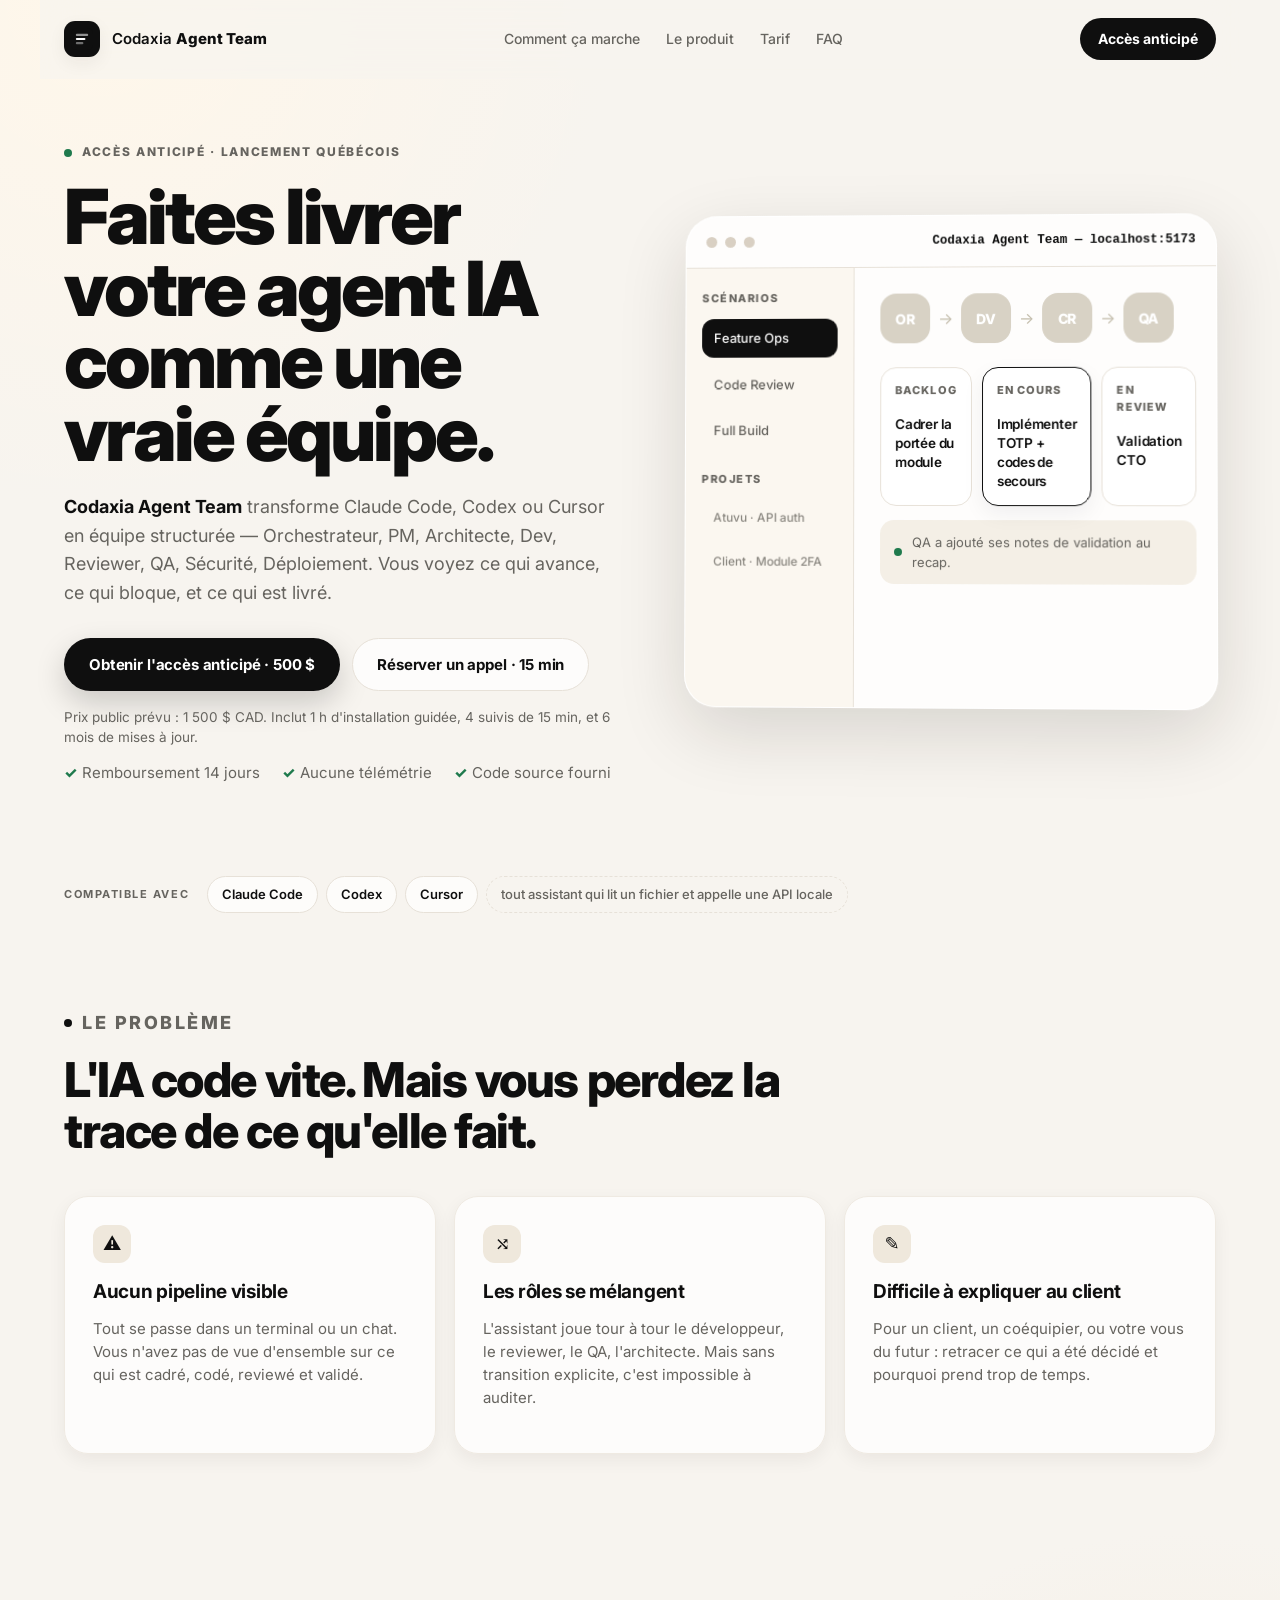
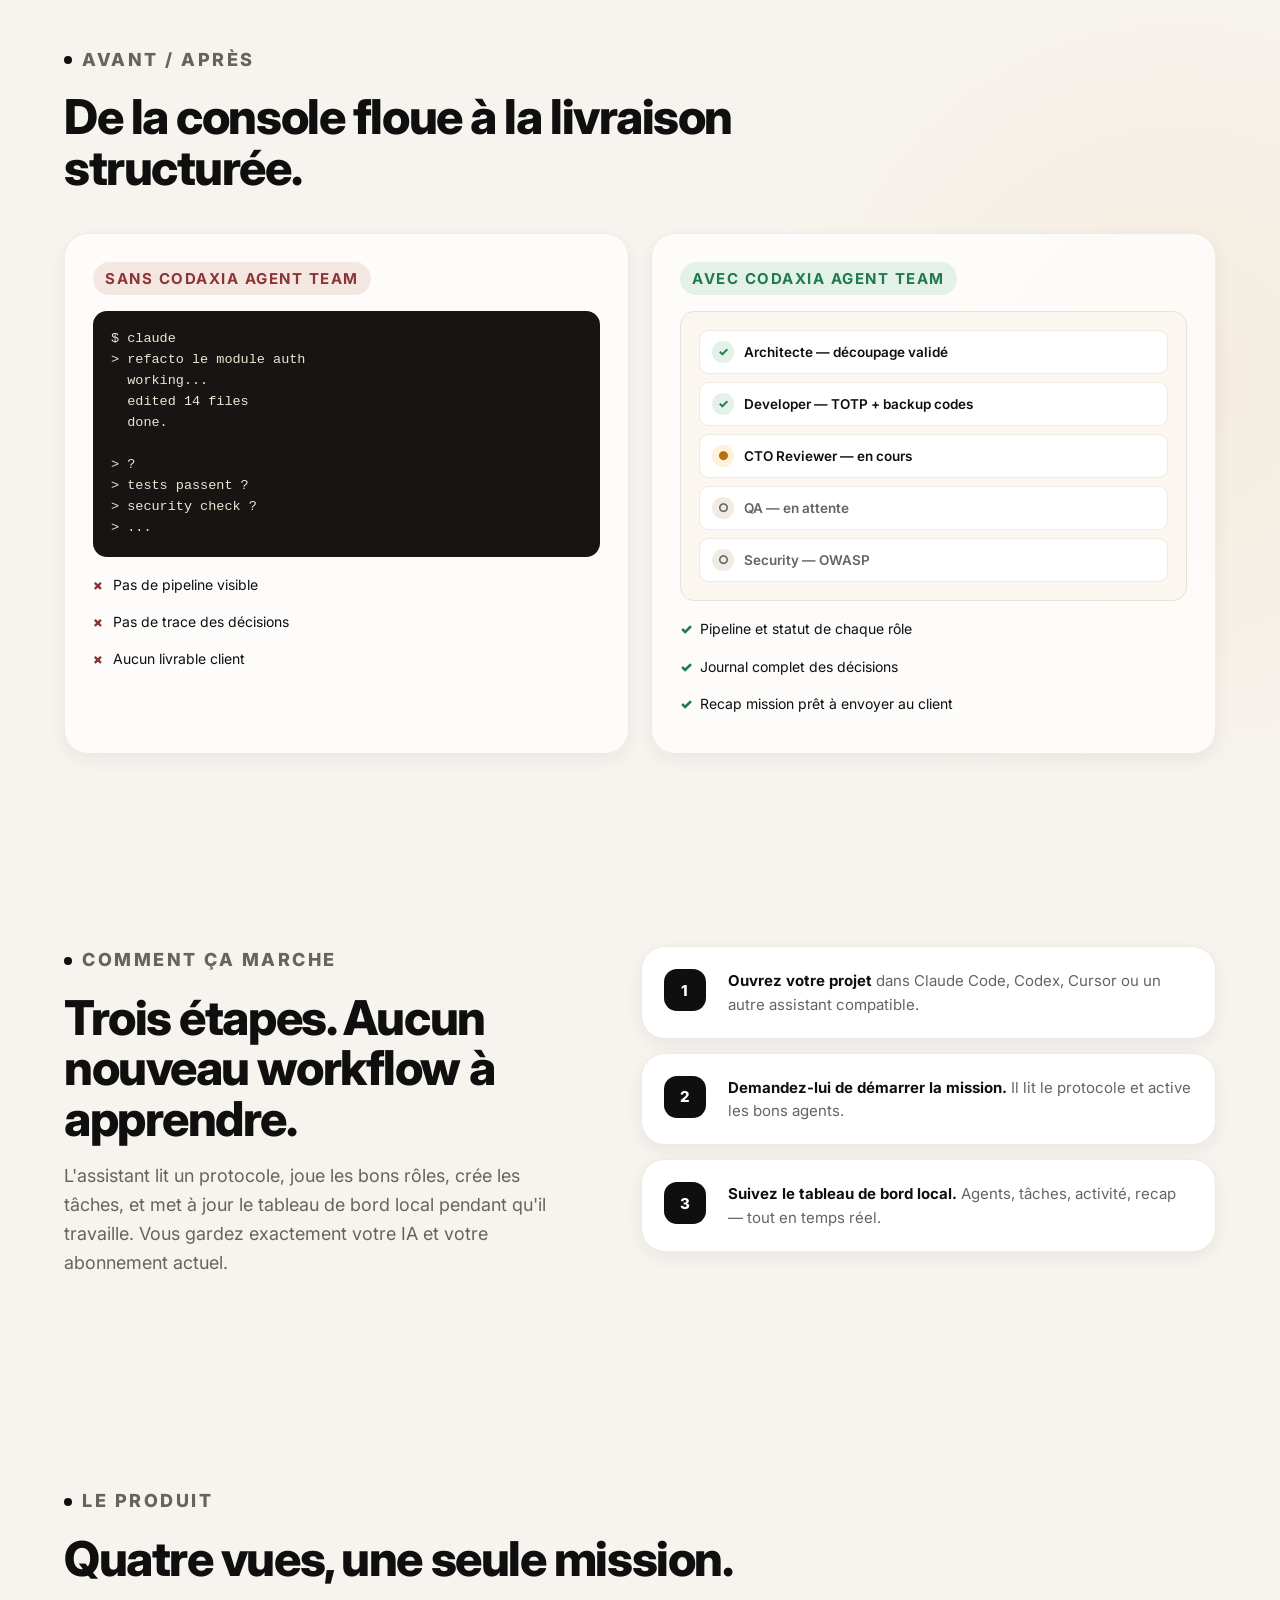
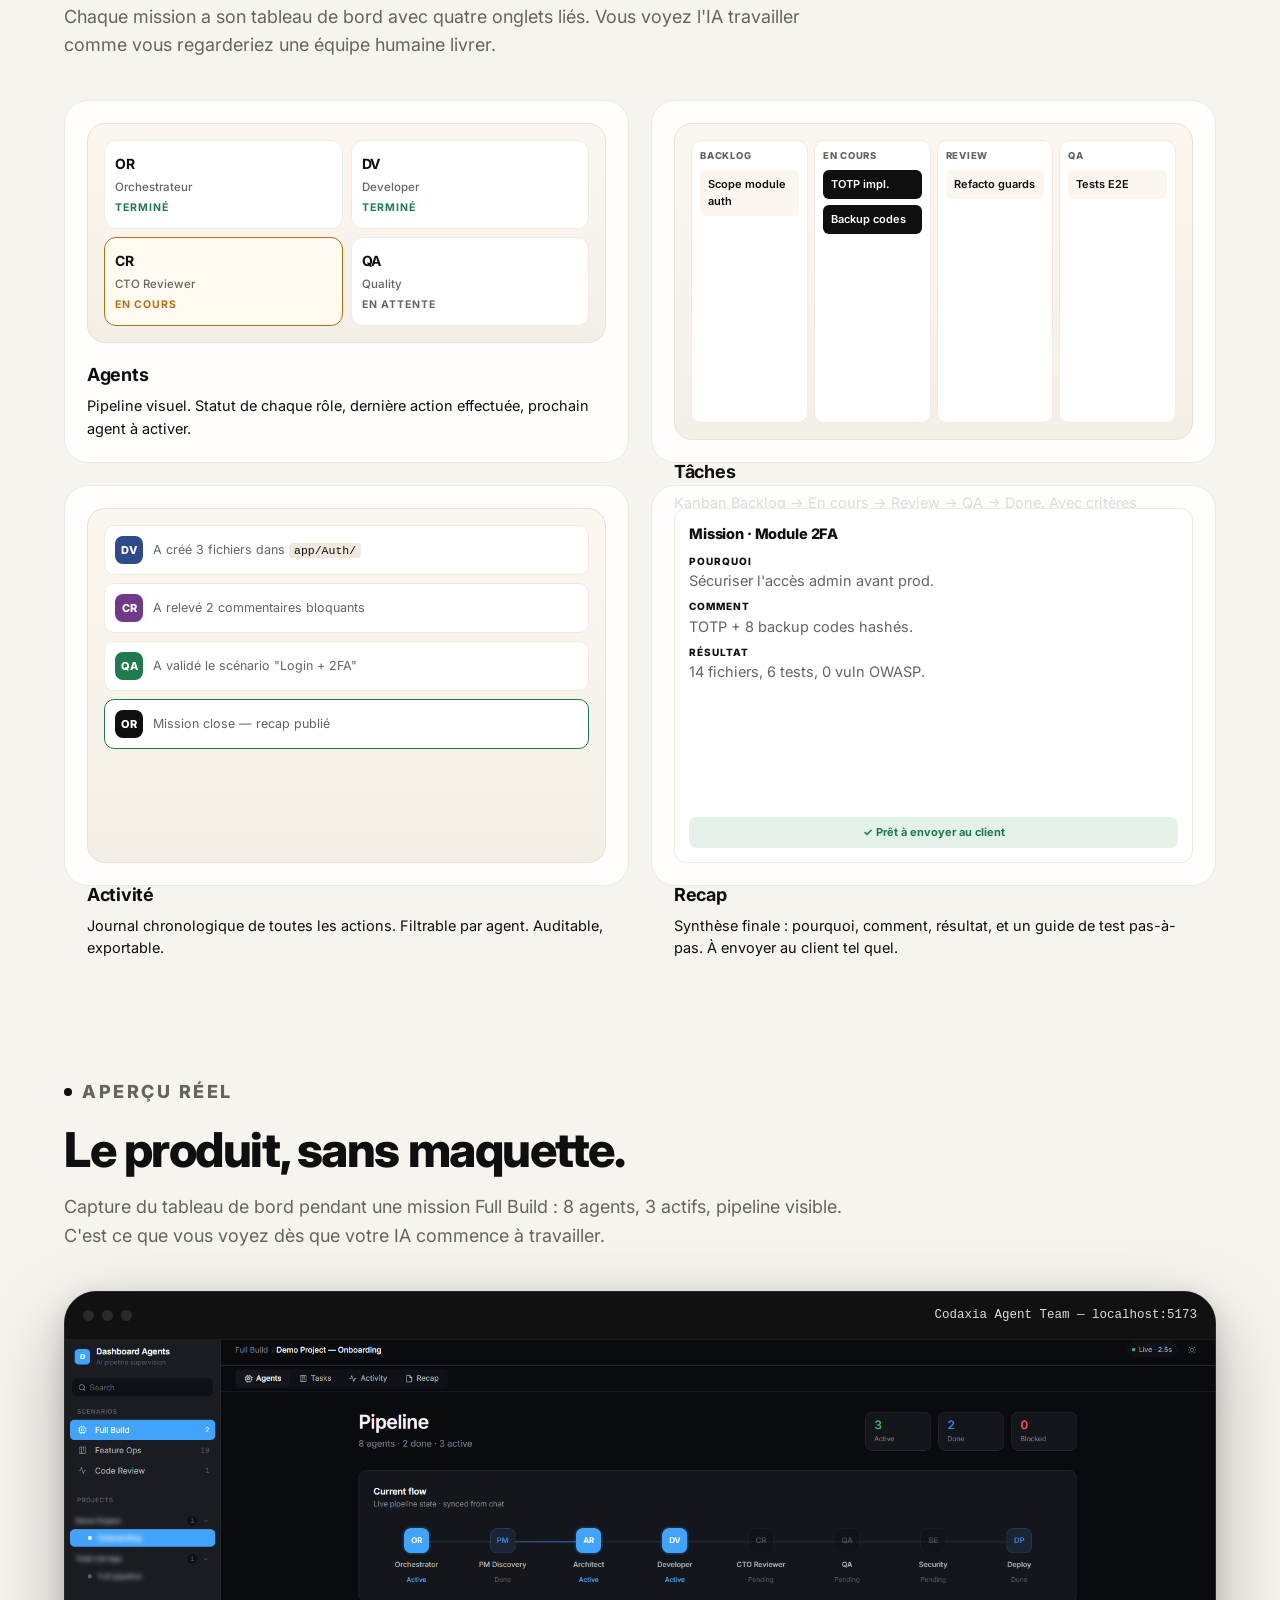
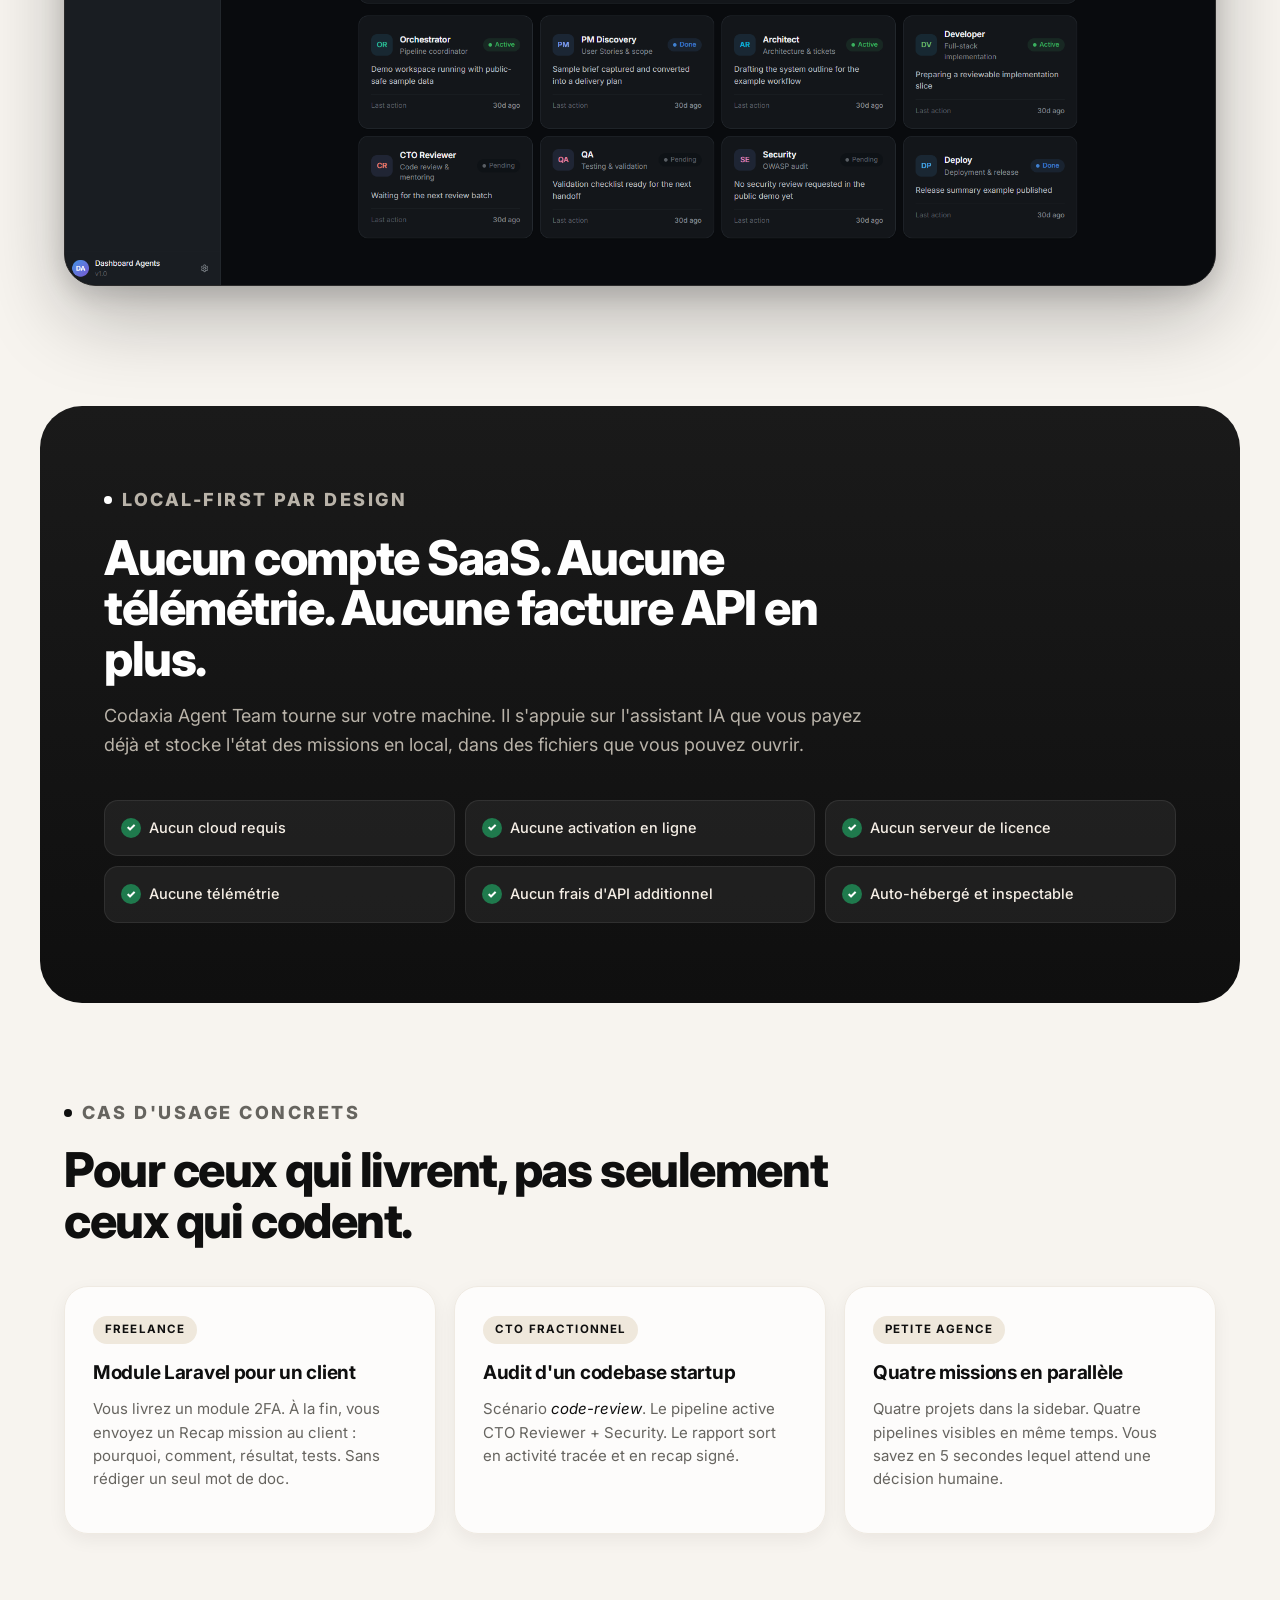
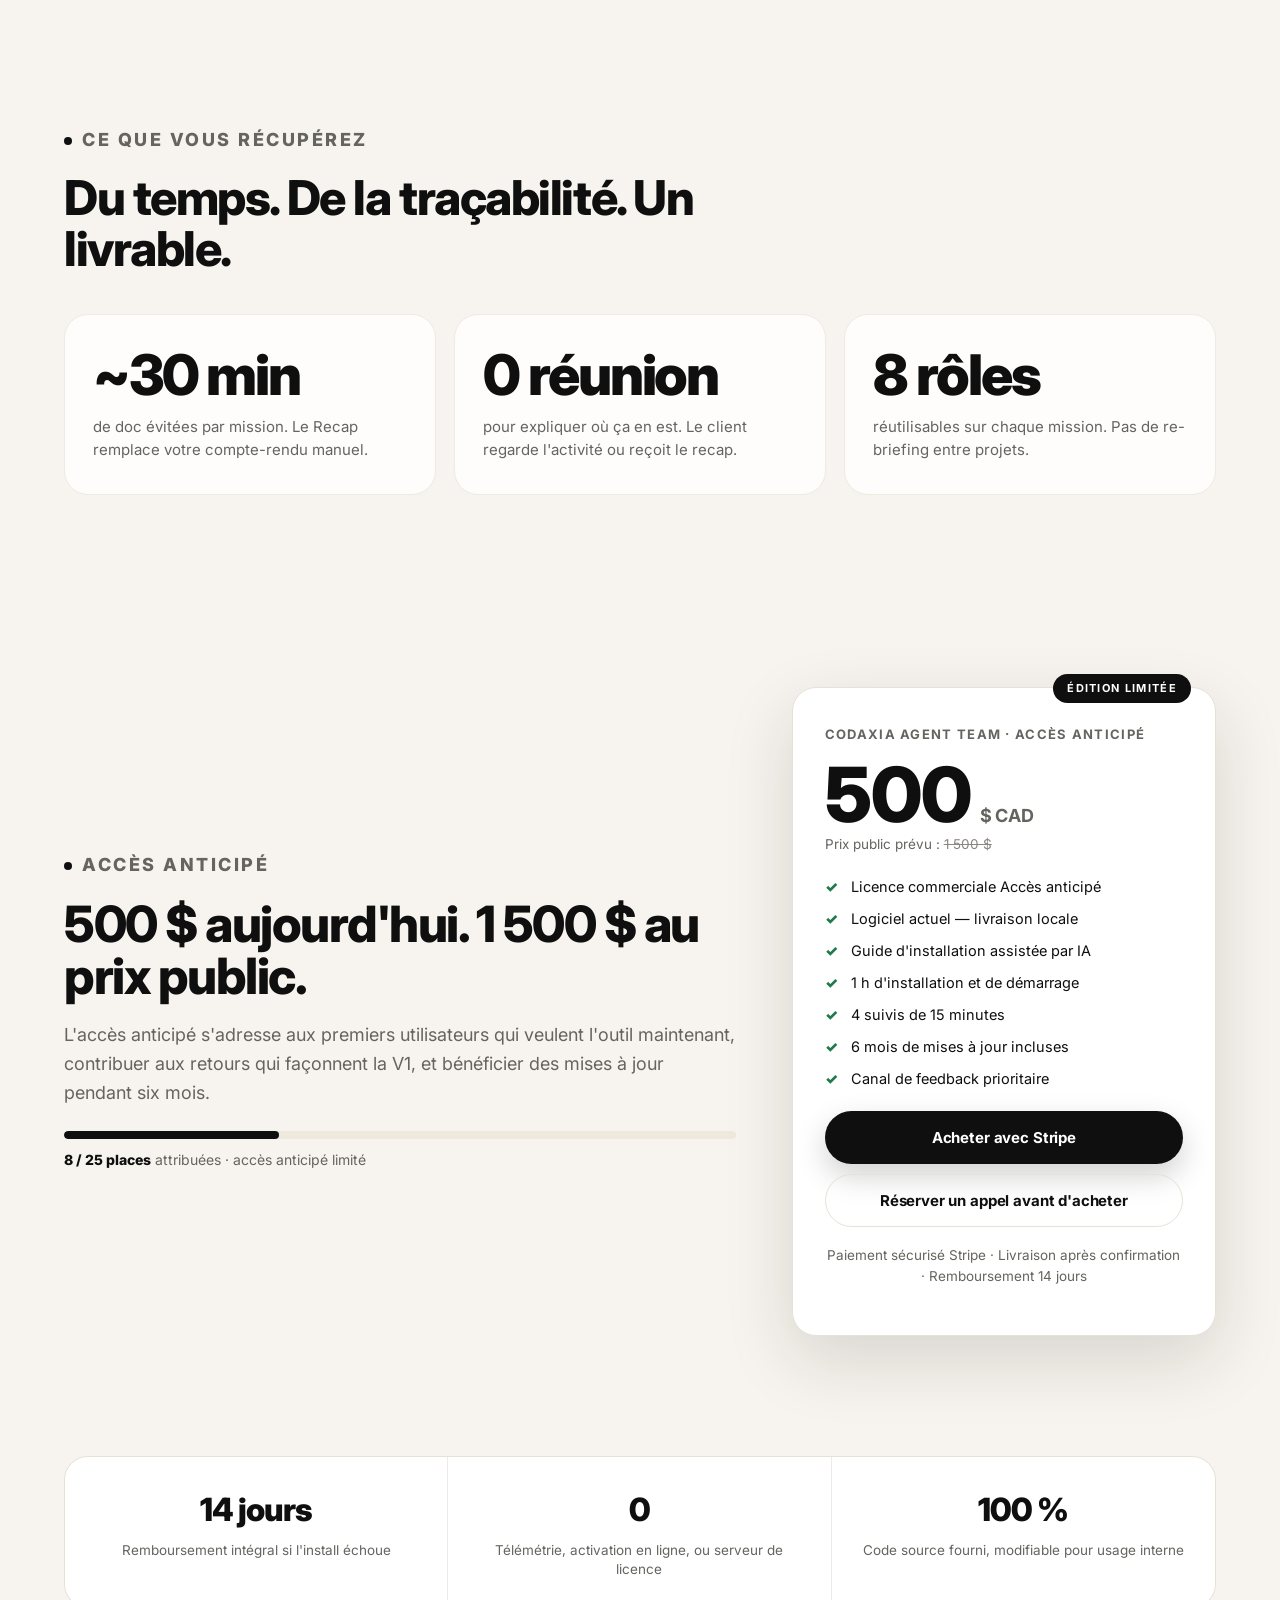
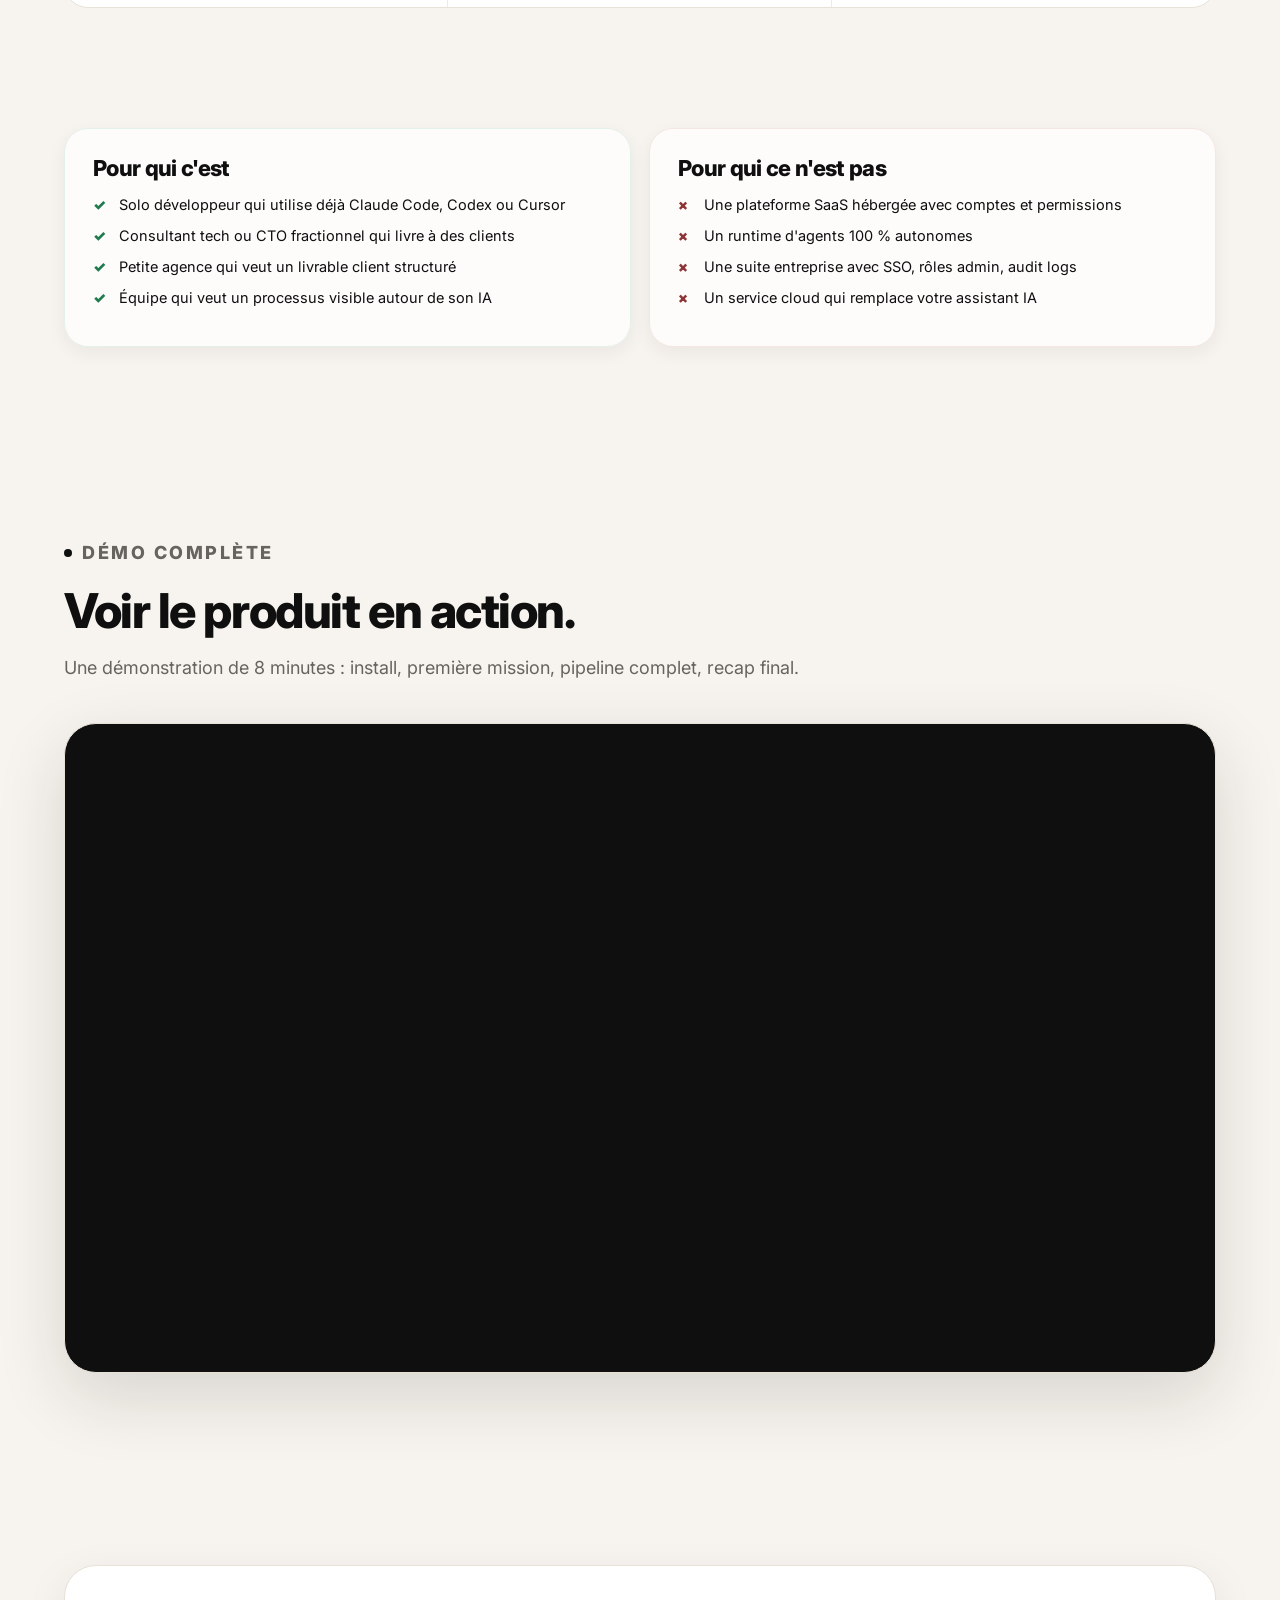
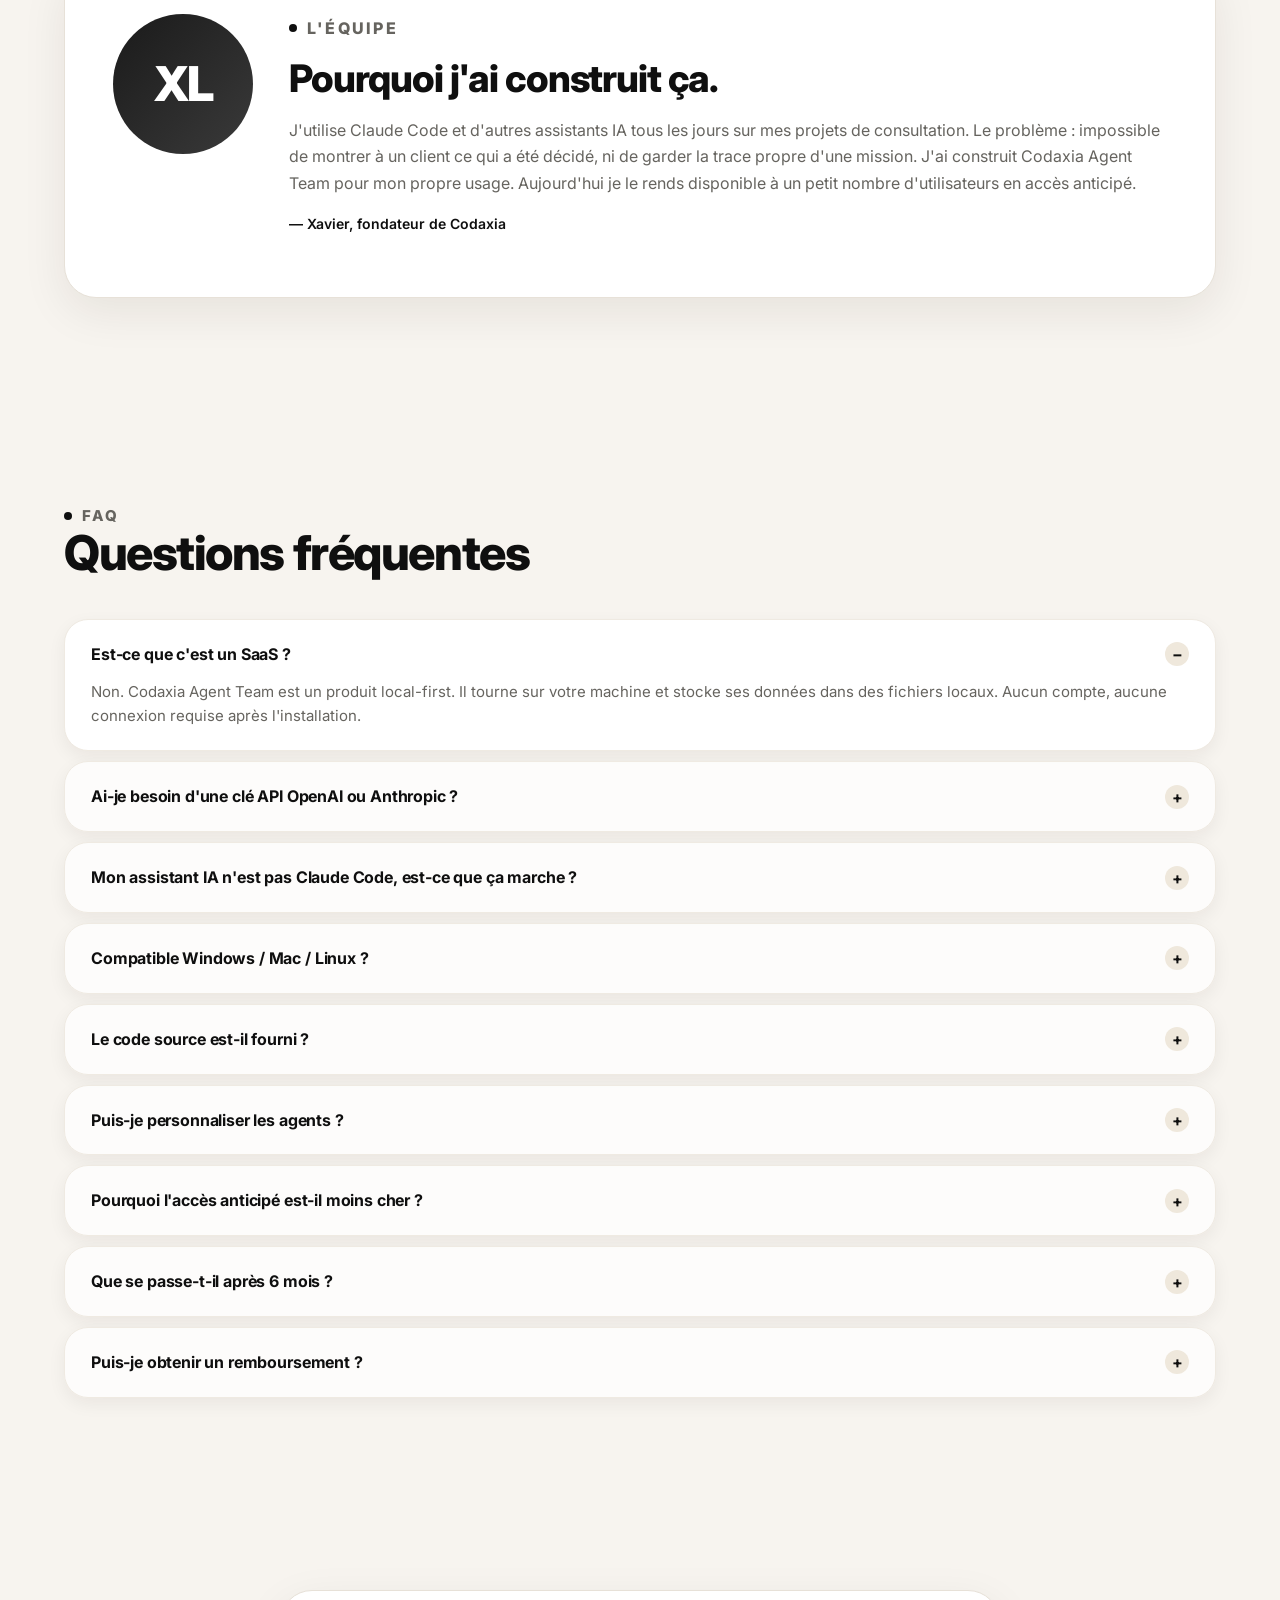
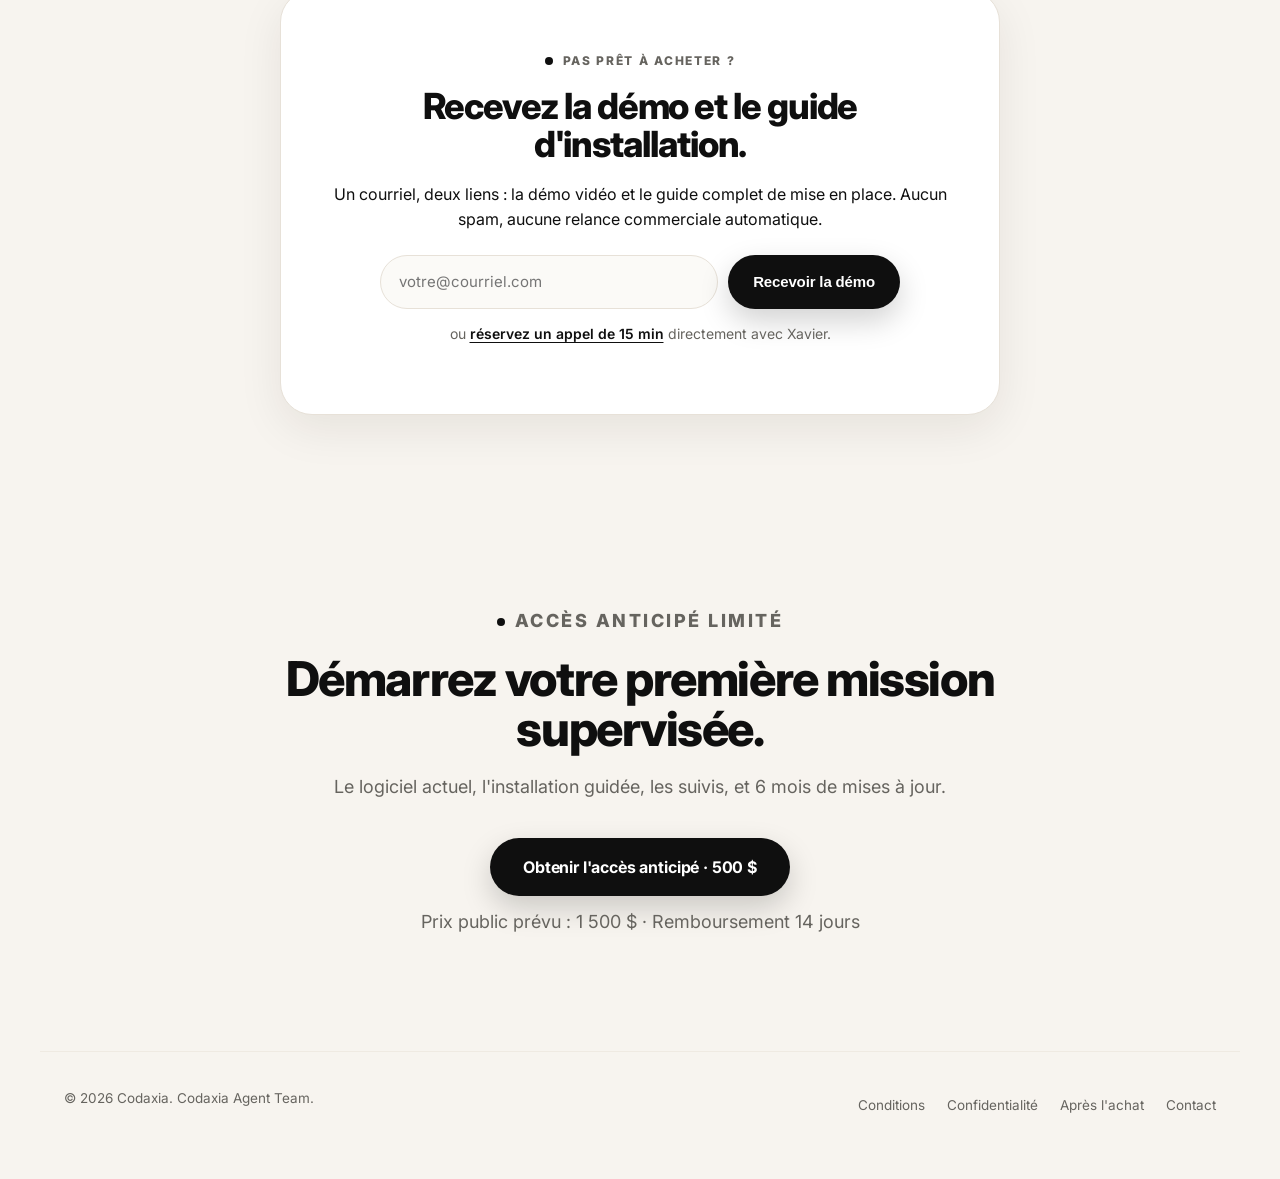
<file: index.html>
<!doctype html>
<html lang="fr-CA">
  <head>
    <meta charset="utf-8">
    <meta name="viewport" content="width=device-width, initial-scale=1">
    <title>Codaxia Agent Team — Faites livrer votre agent IA comme une vraie équipe</title>
    <meta name="description" content="Codaxia Agent Team est un tableau de bord local pour superviser Claude Code, Codex, Cursor et tout assistant IA de développement. Pipeline visible, livrable client, recap structuré. Accès anticipé à 500 $ CAD.">
    <meta name="robots" content="index, follow">
    <meta property="og:title" content="Codaxia Agent Team — Faites livrer votre agent IA comme une vraie équipe">
    <meta property="og:description" content="Tableau de bord local pour superviser Claude Code, Codex, Cursor et autres assistants IA. Pipeline visible, livrable client, 100 % local. Accès anticipé à 500 $.">
    <meta property="og:type" content="website">
    <meta property="og:locale" content="fr_CA">
    <meta property="og:image" content="assets/og-codaxia-agent-team.svg">
    <meta property="og:image:width" content="1200">
    <meta property="og:image:height" content="630">
    <meta name="twitter:card" content="summary_large_image">
    <link rel="canonical" href="https://agents.codaxia.com/">
    <link rel="icon" href="assets/favicon.svg" type="image/svg+xml">
    <link rel="preload" href="styles.css" as="style">
    <link rel="stylesheet" href="styles.css">
    <link rel="preconnect" href="https://fonts.googleapis.com">
    <link rel="preconnect" href="https://fonts.gstatic.com" crossorigin>
    <link rel="stylesheet" href="https://fonts.googleapis.com/css2?family=Inter:wght@400;500;600;700;800;900&display=swap">
    <script type="application/ld+json">
      {
        "@context": "https://schema.org",
        "@type": "SoftwareApplication",
        "name": "Codaxia Agent Team",
        "applicationCategory": "DeveloperApplication",
        "operatingSystem": "Windows, macOS, Linux",
        "author": {
          "@type": "Organization",
          "name": "Codaxia",
          "url": "https://codaxia.com"
        },
        "offers": {
          "@type": "Offer",
          "price": "500",
          "priceCurrency": "CAD",
          "availability": "https://schema.org/LimitedAvailability",
          "description": "Licence commerciale Accès anticipé incluant l'installation guidée, 4 suivis et 6 mois de mises à jour."
        }
      }
    </script>
  </head>
  <body>
    <header class="site-header">
      <a class="brand" href="index.html" aria-label="Codaxia Agent Team — accueil">
        <span class="brand-mark" aria-hidden="true">
          <svg viewBox="0 0 64 64" width="22" height="22"><rect width="64" height="64" rx="16" fill="#0f0f0f"/><rect x="14" y="17" width="36" height="6" rx="3" fill="#ffffff" opacity="0.55"/><rect x="14" y="29" width="28" height="6" rx="3" fill="#ffffff"/><rect x="14" y="41" width="22" height="6" rx="3" fill="#ffffff" opacity="0.4"/></svg>
        </span>
        <span class="brand-text">Codaxia <strong>Agent Team</strong></span>
      </a>
      <nav class="nav" aria-label="Navigation principale">
        <a href="#how">Comment ça marche</a>
        <a href="#tour">Le produit</a>
        <a href="#pricing">Tarif</a>
        <a href="#faq">FAQ</a>
      </nav>
      <a class="header-cta" href="https://buy.stripe.com/REPLACE_WITH_PAYMENT_LINK">Accès anticipé</a>
    </header>

    <main>
      <section class="hero section">
        <div class="hero-copy">
          <p class="eyebrow"><span class="dot pulse"></span>Accès anticipé · Lancement québécois</p>
          <h1>Faites livrer votre agent IA comme une vraie équipe.</h1>
          <p class="hero-lead">
            <strong>Codaxia Agent Team</strong> transforme Claude Code, Codex ou Cursor en équipe structurée — Orchestrateur, PM, Architecte, Dev, Reviewer, QA, Sécurité, Déploiement. Vous voyez ce qui avance, ce qui bloque, et ce qui est livré.
          </p>
          <div class="hero-actions">
            <a class="button primary" href="https://buy.stripe.com/REPLACE_WITH_PAYMENT_LINK">Obtenir l'accès anticipé · 500 $</a>
            <a class="button secondary" href="#book">Réserver un appel · 15 min</a>
          </div>
          <p class="microcopy">Prix public prévu : 1 500 $ CAD. Inclut 1 h d'installation guidée, 4 suivis de 15 min, et 6 mois de mises à jour.</p>
          <ul class="hero-trust">
            <li>Remboursement 14 jours</li>
            <li>Aucune télémétrie</li>
            <li>Code source fourni</li>
          </ul>
        </div>
        <div class="hero-panel" aria-label="Aperçu du produit Codaxia Agent Team">
          <div class="browser-bar">
            <span></span><span></span><span></span>
            <strong>Codaxia Agent Team — localhost:5173</strong>
          </div>
          <div class="dashboard-preview">
            <aside>
              <p class="preview-label">Scénarios</p>
              <div class="preview-pill active">Feature Ops</div>
              <div class="preview-pill">Code Review</div>
              <div class="preview-pill">Full Build</div>
              <p class="preview-label" style="margin-top: 22px;">Projets</p>
              <div class="preview-pill subtle">Atuvu · API auth</div>
              <div class="preview-pill subtle">Client · Module 2FA</div>
            </aside>
            <div class="preview-main">
              <div class="pipeline" aria-hidden="true">
                <span class="pipe-step" data-step="1">OR</span>
                <span class="pipe-arrow">→</span>
                <span class="pipe-step" data-step="2">DV</span>
                <span class="pipe-arrow">→</span>
                <span class="pipe-step" data-step="3">CR</span>
                <span class="pipe-arrow">→</span>
                <span class="pipe-step" data-step="4">QA</span>
              </div>
              <div class="kanban">
                <article><strong>Backlog</strong><p>Cadrer la portée du module</p></article>
                <article class="active"><strong>En cours</strong><p>Implémenter TOTP + codes de secours</p></article>
                <article><strong>En review</strong><p>Validation CTO</p></article>
              </div>
              <div class="activity-line"><span class="dot live"></span>QA a ajouté ses notes de validation au recap.</div>
            </div>
          </div>
        </div>
      </section>

      <section class="compat" aria-label="Assistants IA compatibles">
        <p>Compatible avec</p>
        <ul>
          <li>Claude Code</li>
          <li>Codex</li>
          <li>Cursor</li>
          <li>tout assistant qui lit un fichier et appelle une API locale</li>
        </ul>
      </section>

      <section class="section problem">
        <div class="section-heading">
          <p class="eyebrow"><span class="dot"></span>Le problème</p>
          <h2>L'IA code vite. Mais vous perdez la trace de ce qu'elle fait.</h2>
        </div>
        <div class="grid three">
          <article class="card">
            <span class="card-icon">⚠</span>
            <h3>Aucun pipeline visible</h3>
            <p>Tout se passe dans un terminal ou un chat. Vous n'avez pas de vue d'ensemble sur ce qui est cadré, codé, reviewé et validé.</p>
          </article>
          <article class="card">
            <span class="card-icon">⤭</span>
            <h3>Les rôles se mélangent</h3>
            <p>L'assistant joue tour à tour le développeur, le reviewer, le QA, l'architecte. Mais sans transition explicite, c'est impossible à auditer.</p>
          </article>
          <article class="card">
            <span class="card-icon">✎</span>
            <h3>Difficile à expliquer au client</h3>
            <p>Pour un client, un coéquipier, ou votre vous du futur : retracer ce qui a été décidé et pourquoi prend trop de temps.</p>
          </article>
        </div>
      </section>

      <section class="section beforeafter">
        <div class="section-heading">
          <p class="eyebrow"><span class="dot"></span>Avant / Après</p>
          <h2>De la console floue à la livraison structurée.</h2>
        </div>
        <div class="grid two ba-grid">
          <article class="card before">
            <p class="ba-tag">Sans Codaxia Agent Team</p>
            <pre class="terminal">$ claude
&gt; refacto le module auth
&nbsp;&nbsp;working...
&nbsp;&nbsp;edited 14 files
&nbsp;&nbsp;done.

&gt; ?
&gt; tests passent ?
&gt; security check ?
&gt; ...</pre>
            <ul>
              <li>Pas de pipeline visible</li>
              <li>Pas de trace des décisions</li>
              <li>Aucun livrable client</li>
            </ul>
          </article>
          <article class="card after">
            <p class="ba-tag">Avec Codaxia Agent Team</p>
            <div class="ba-board">
              <div class="ba-row done"><span>✓</span> Architecte — découpage validé</div>
              <div class="ba-row done"><span>✓</span> Developer — TOTP + backup codes</div>
              <div class="ba-row active"><span>●</span> CTO Reviewer — en cours</div>
              <div class="ba-row pending"><span>○</span> QA — en attente</div>
              <div class="ba-row pending"><span>○</span> Security — OWASP</div>
            </div>
            <ul>
              <li>Pipeline et statut de chaque rôle</li>
              <li>Journal complet des décisions</li>
              <li>Recap mission prêt à envoyer au client</li>
            </ul>
          </article>
        </div>
      </section>

      <section id="how" class="section split">
        <div>
          <p class="eyebrow"><span class="dot"></span>Comment ça marche</p>
          <h2>Trois étapes. Aucun nouveau workflow à apprendre.</h2>
          <p>L'assistant lit un protocole, joue les bons rôles, crée les tâches, et met à jour le tableau de bord local pendant qu'il travaille. Vous gardez exactement votre IA et votre abonnement actuel.</p>
        </div>
        <div class="steps">
          <div><span>1</span><p><strong>Ouvrez votre projet</strong> dans Claude Code, Codex, Cursor ou un autre assistant compatible.</p></div>
          <div><span>2</span><p><strong>Demandez-lui de démarrer la mission.</strong> Il lit le protocole et active les bons agents.</p></div>
          <div><span>3</span><p><strong>Suivez le tableau de bord local.</strong> Agents, tâches, activité, recap — tout en temps réel.</p></div>
        </div>
      </section>

      <section id="tour" class="section">
        <div class="section-heading">
          <p class="eyebrow"><span class="dot"></span>Le produit</p>
          <h2>Quatre vues, une seule mission.</h2>
          <p>Chaque mission a son tableau de bord avec quatre onglets liés. Vous voyez l'IA travailler comme vous regarderiez une équipe humaine livrer.</p>
        </div>
        <div class="tour">
          <article class="tour-card">
            <div class="tour-mock agents-mock">
              <div class="mock-pipeline">
                <div class="agent-card done"><strong>OR</strong><span>Orchestrateur</span><em>Terminé</em></div>
                <div class="agent-card done"><strong>DV</strong><span>Developer</span><em>Terminé</em></div>
                <div class="agent-card live"><strong>CR</strong><span>CTO Reviewer</span><em>En cours</em></div>
                <div class="agent-card pending"><strong>QA</strong><span>Quality</span><em>En attente</em></div>
              </div>
            </div>
            <h3>Agents</h3>
            <p>Pipeline visuel. Statut de chaque rôle, dernière action effectuée, prochain agent à activer.</p>
          </article>
          <article class="tour-card">
            <div class="tour-mock kanban-mock">
              <div class="mock-col"><strong>Backlog</strong><div class="mock-task">Scope module auth</div></div>
              <div class="mock-col"><strong>En cours</strong><div class="mock-task active">TOTP impl.</div><div class="mock-task active">Backup codes</div></div>
              <div class="mock-col"><strong>Review</strong><div class="mock-task">Refacto guards</div></div>
              <div class="mock-col"><strong>QA</strong><div class="mock-task">Tests E2E</div></div>
            </div>
            <h3>Tâches</h3>
            <p>Kanban Backlog → En cours → Review → QA → Done. Avec critères d'acceptation, priorité et historique.</p>
          </article>
          <article class="tour-card">
            <div class="tour-mock activity-mock">
              <div class="mock-event"><span class="evt-tag dv">DV</span><p>A créé 3 fichiers dans <code>app/Auth/</code></p></div>
              <div class="mock-event"><span class="evt-tag cr">CR</span><p>A relevé 2 commentaires bloquants</p></div>
              <div class="mock-event"><span class="evt-tag qa">QA</span><p>A validé le scénario "Login + 2FA"</p></div>
              <div class="mock-event live"><span class="evt-tag or">OR</span><p>Mission close — recap publié</p></div>
            </div>
            <h3>Activité</h3>
            <p>Journal chronologique de toutes les actions. Filtrable par agent. Auditable, exportable.</p>
          </article>
          <article class="tour-card">
            <div class="tour-mock recap-mock">
              <p class="recap-head">Mission · Module 2FA</p>
              <p class="recap-section"><strong>Pourquoi</strong> Sécuriser l'accès admin avant prod.</p>
              <p class="recap-section"><strong>Comment</strong> TOTP + 8 backup codes hashés.</p>
              <p class="recap-section"><strong>Résultat</strong> 14 fichiers, 6 tests, 0 vuln OWASP.</p>
              <span class="recap-badge">✓ Prêt à envoyer au client</span>
            </div>
            <h3>Recap</h3>
            <p>Synthèse finale : pourquoi, comment, résultat, et un guide de test pas-à-pas. À envoyer au client tel quel.</p>
          </article>
        </div>
      </section>

      <section class="section real-shot">
        <div class="section-heading">
          <p class="eyebrow"><span class="dot"></span>Aperçu réel</p>
          <h2>Le produit, sans maquette.</h2>
          <p>Capture du tableau de bord pendant une mission Full Build : 8 agents, 3 actifs, pipeline visible. C'est ce que vous voyez dès que votre IA commence à travailler.</p>
        </div>
        <figure class="device-frame">
          <div class="device-bar">
            <span></span><span></span><span></span>
            <strong>Codaxia Agent Team — localhost:5173</strong>
          </div>
          <img src="assets/dashboard-screenshot.png" alt="Capture du tableau de bord Codaxia Agent Team affichant le pipeline d'une mission Full Build avec 8 agents, 3 actifs et 2 terminés." loading="lazy" width="1920" height="910">
        </figure>
      </section>

      <section class="section contrast">
        <div class="section-heading">
          <p class="eyebrow"><span class="dot light"></span>Local-first par design</p>
          <h2>Aucun compte SaaS. Aucune télémétrie. Aucune facture API en plus.</h2>
          <p>Codaxia Agent Team tourne sur votre machine. Il s'appuie sur l'assistant IA que vous payez déjà et stocke l'état des missions en local, dans des fichiers que vous pouvez ouvrir.</p>
        </div>
        <div class="check-list">
          <span>Aucun cloud requis</span>
          <span>Aucune activation en ligne</span>
          <span>Aucun serveur de licence</span>
          <span>Aucune télémétrie</span>
          <span>Aucun frais d'API additionnel</span>
          <span>Auto-hébergé et inspectable</span>
        </div>
      </section>

      <section class="section usecases">
        <div class="section-heading">
          <p class="eyebrow"><span class="dot"></span>Cas d'usage concrets</p>
          <h2>Pour ceux qui livrent, pas seulement ceux qui codent.</h2>
        </div>
        <div class="grid three">
          <article class="card usecase">
            <p class="uc-tag">Freelance</p>
            <h3>Module Laravel pour un client</h3>
            <p>Vous livrez un module 2FA. À la fin, vous envoyez un Recap mission au client : pourquoi, comment, résultat, tests. Sans rédiger un seul mot de doc.</p>
          </article>
          <article class="card usecase">
            <p class="uc-tag">CTO fractionnel</p>
            <h3>Audit d'un codebase startup</h3>
            <p>Scénario <em>code-review</em>. Le pipeline active CTO Reviewer + Security. Le rapport sort en activité tracée et en recap signé.</p>
          </article>
          <article class="card usecase">
            <p class="uc-tag">Petite agence</p>
            <h3>Quatre missions en parallèle</h3>
            <p>Quatre projets dans la sidebar. Quatre pipelines visibles en même temps. Vous savez en 5 secondes lequel attend une décision humaine.</p>
          </article>
        </div>
      </section>

      <section class="section roi">
        <div class="section-heading">
          <p class="eyebrow"><span class="dot"></span>Ce que vous récupérez</p>
          <h2>Du temps. De la traçabilité. Un livrable.</h2>
        </div>
        <div class="grid three roi-grid">
          <article class="roi-stat">
            <div class="roi-num">~30 min</div>
            <p>de doc évitées par mission. Le Recap remplace votre compte-rendu manuel.</p>
          </article>
          <article class="roi-stat">
            <div class="roi-num">0 réunion</div>
            <p>pour expliquer où ça en est. Le client regarde l'activité ou reçoit le recap.</p>
          </article>
          <article class="roi-stat">
            <div class="roi-num">8 rôles</div>
            <p>réutilisables sur chaque mission. Pas de re-briefing entre projets.</p>
          </article>
        </div>
      </section>

      <section id="pricing" class="section pricing-section">
        <div class="pricing-copy">
          <p class="eyebrow"><span class="dot"></span>Accès anticipé</p>
          <h2>500 $ aujourd'hui. 1 500 $ au prix public.</h2>
          <p>L'accès anticipé s'adresse aux premiers utilisateurs qui veulent l'outil maintenant, contribuer aux retours qui façonnent la V1, et bénéficier des mises à jour pendant six mois.</p>
          <div class="spots">
            <div class="spots-bar"><span style="width: 32%"></span></div>
            <p><strong>8 / 25 places</strong> attribuées · accès anticipé limité</p>
          </div>
        </div>
        <article class="pricing-card">
          <div class="price-topline">Codaxia Agent Team · Accès anticipé</div>
          <div class="price"><span>500</span><em>$ CAD</em></div>
          <p class="planned">Prix public prévu : <s>1 500 $</s></p>
          <ul>
            <li>Licence commerciale Accès anticipé</li>
            <li>Logiciel actuel — livraison locale</li>
            <li>Guide d'installation assistée par IA</li>
            <li>1 h d'installation et de démarrage</li>
            <li>4 suivis de 15 minutes</li>
            <li>6 mois de mises à jour incluses</li>
            <li>Canal de feedback prioritaire</li>
          </ul>
          <a class="button primary full" href="https://buy.stripe.com/REPLACE_WITH_PAYMENT_LINK">Acheter avec Stripe</a>
          <a class="button ghost full" href="#book">Réserver un appel avant d'acheter</a>
          <p class="secure">Paiement sécurisé Stripe · Livraison après confirmation · Remboursement 14 jours</p>
        </article>
      </section>

      <section class="section guarantee">
        <div class="guarantee-bar">
          <div><strong>14 jours</strong><span>Remboursement intégral si l'install échoue</span></div>
          <div><strong>0</strong><span>Télémétrie, activation en ligne, ou serveur de licence</span></div>
          <div><strong>100 %</strong><span>Code source fourni, modifiable pour usage interne</span></div>
        </div>
      </section>

      <section class="section audience">
        <div class="grid two">
          <article class="card positive">
            <h2>Pour qui c'est</h2>
            <ul>
              <li>Solo développeur qui utilise déjà Claude Code, Codex ou Cursor</li>
              <li>Consultant tech ou CTO fractionnel qui livre à des clients</li>
              <li>Petite agence qui veut un livrable client structuré</li>
              <li>Équipe qui veut un processus visible autour de son IA</li>
            </ul>
          </article>
          <article class="card negative">
            <h2>Pour qui ce n'est pas</h2>
            <ul>
              <li>Une plateforme SaaS hébergée avec comptes et permissions</li>
              <li>Un runtime d'agents 100 % autonomes</li>
              <li>Une suite entreprise avec SSO, rôles admin, audit logs</li>
              <li>Un service cloud qui remplace votre assistant IA</li>
            </ul>
          </article>
        </div>
      </section>

      <section id="demo" class="section video">
        <div class="section-heading">
          <p class="eyebrow"><span class="dot"></span>Démo complète</p>
          <h2>Voir le produit en action.</h2>
          <p>Une démonstration de 8 minutes : install, première mission, pipeline complet, recap final.</p>
        </div>
        <div class="video-wrap">
          <iframe
            src="https://www.youtube-nocookie.com/embed/aTk3QQ_2vK4"
            title="Démo Codaxia Agent Team"
            allow="accelerometer; autoplay; clipboard-write; encrypted-media; gyroscope; picture-in-picture"
            allowfullscreen
            loading="lazy">
          </iframe>
        </div>
      </section>

      <section id="founder" class="section founder">
        <div class="founder-card">
          <div class="founder-avatar" aria-hidden="true">XL</div>
          <div>
            <p class="eyebrow"><span class="dot"></span>L'équipe</p>
            <h2>Pourquoi j'ai construit ça.</h2>
            <p>J'utilise Claude Code et d'autres assistants IA tous les jours sur mes projets de consultation. Le problème : impossible de montrer à un client ce qui a été décidé, ni de garder la trace propre d'une mission. J'ai construit Codaxia Agent Team pour mon propre usage. Aujourd'hui je le rends disponible à un petit nombre d'utilisateurs en accès anticipé.</p>
            <p class="founder-sign">— Xavier, fondateur de Codaxia</p>
          </div>
        </div>
      </section>

      <section id="faq" class="section faq">
        <div class="section-heading">
          <p class="eyebrow"><span class="dot"></span>FAQ</p>
          <h2>Questions fréquentes</h2>
        </div>
        <div class="faq-list">
          <details open>
            <summary>Est-ce que c'est un SaaS ?</summary>
            <p>Non. Codaxia Agent Team est un produit local-first. Il tourne sur votre machine et stocke ses données dans des fichiers locaux. Aucun compte, aucune connexion requise après l'installation.</p>
          </details>
          <details>
            <summary>Ai-je besoin d'une clé API OpenAI ou Anthropic ?</summary>
            <p>Non. Le tableau de bord lui-même n'appelle aucune API IA. Vous utilisez votre abonnement existant à Claude Code, Codex ou Cursor — Codaxia Agent Team ne fait que les superviser et afficher leur travail.</p>
          </details>
          <details>
            <summary>Mon assistant IA n'est pas Claude Code, est-ce que ça marche ?</summary>
            <p>Oui, tant qu'il peut lire un fichier <code>.md</code> et appeler une API HTTP locale. Tout le protocole est dans <code>AGENTS.md</code>, donc l'outil est compatible avec Claude Code, Codex, Cursor, et tout assistant équivalent.</p>
          </details>
          <details>
            <summary>Compatible Windows / Mac / Linux ?</summary>
            <p>Oui les trois. Node.js 18+ est le seul prérequis. L'installation guidée par IA prend en général 5 à 10 minutes et fonctionne identiquement sur les trois plateformes.</p>
          </details>
          <details>
            <summary>Le code source est-il fourni ?</summary>
            <p>Oui. Vous recevez le repo complet sous licence commerciale. Vous pouvez modifier le code pour votre usage interne, créer vos propres agents, adapter le protocole à votre stack.</p>
          </details>
          <details>
            <summary>Puis-je personnaliser les agents ?</summary>
            <p>Oui. Les rôles d'agents sont des fichiers markdown dans <code>agents/default/</code>. Vous pouvez les modifier, en ajouter des nouveaux, ou créer des "skills" spécifiques par projet (Laravel, React, etc.).</p>
          </details>
          <details>
            <summary>Pourquoi l'accès anticipé est-il moins cher ?</summary>
            <p>Vous obtenez la version 1.0 commerciale, pleinement utilisable aujourd'hui. Le tarif réduit reflète votre statut d'<em>early adopter</em> qui contribue à façonner la roadmap, pas un produit incomplet.</p>
          </details>
          <details>
            <summary>Que se passe-t-il après 6 mois ?</summary>
            <p>Votre copie installée continue de fonctionner indéfiniment. Aucun kill switch. Les nouvelles versions au-delà de 6 mois nécessitent un renouvellement.</p>
          </details>
          <details>
            <summary>Puis-je obtenir un remboursement ?</summary>
            <p>Oui. Remboursement intégral sous 14 jours si le produit ne s'installe pas ou ne correspond pas à ce qui est documenté dans l'offre.</p>
          </details>
        </div>
      </section>

      <section id="book" class="section capture">
        <div class="capture-card">
          <p class="eyebrow"><span class="dot"></span>Pas prêt à acheter ?</p>
          <h2>Recevez la démo et le guide d'installation.</h2>
          <p>Un courriel, deux liens : la démo vidéo et le guide complet de mise en place. Aucun spam, aucune relance commerciale automatique.</p>
          <form class="capture-form" action="mailto:xavier@codaxia.com" method="post" enctype="text/plain">
            <input type="email" name="email" placeholder="votre@courriel.com" required aria-label="Adresse courriel">
            <button type="submit" class="button primary">Recevoir la démo</button>
          </form>
          <p class="capture-or">ou <a href="mailto:xavier@codaxia.com?subject=Appel%20Codaxia%20Agent%20Team">réservez un appel de 15 min</a> directement avec Xavier.</p>
        </div>
      </section>

      <section class="section final-cta">
        <p class="eyebrow"><span class="dot"></span>Accès anticipé limité</p>
        <h2>Démarrez votre première mission supervisée.</h2>
        <p>Le logiciel actuel, l'installation guidée, les suivis, et 6 mois de mises à jour.</p>
        <a class="button primary big" href="https://buy.stripe.com/REPLACE_WITH_PAYMENT_LINK">Obtenir l'accès anticipé · 500 $</a>
        <p class="microcopy">Prix public prévu : 1 500 $ · Remboursement 14 jours</p>
      </section>
    </main>

    <footer class="site-footer">
      <p>© 2026 Codaxia. Codaxia Agent Team.</p>
      <nav aria-label="Navigation pied de page">
        <a href="terms.html">Conditions</a>
        <a href="privacy.html">Confidentialité</a>
        <a href="success.html">Après l'achat</a>
        <a href="mailto:xavier@codaxia.com">Contact</a>
      </nav>
    </footer>
  </body>
</html>
</file>
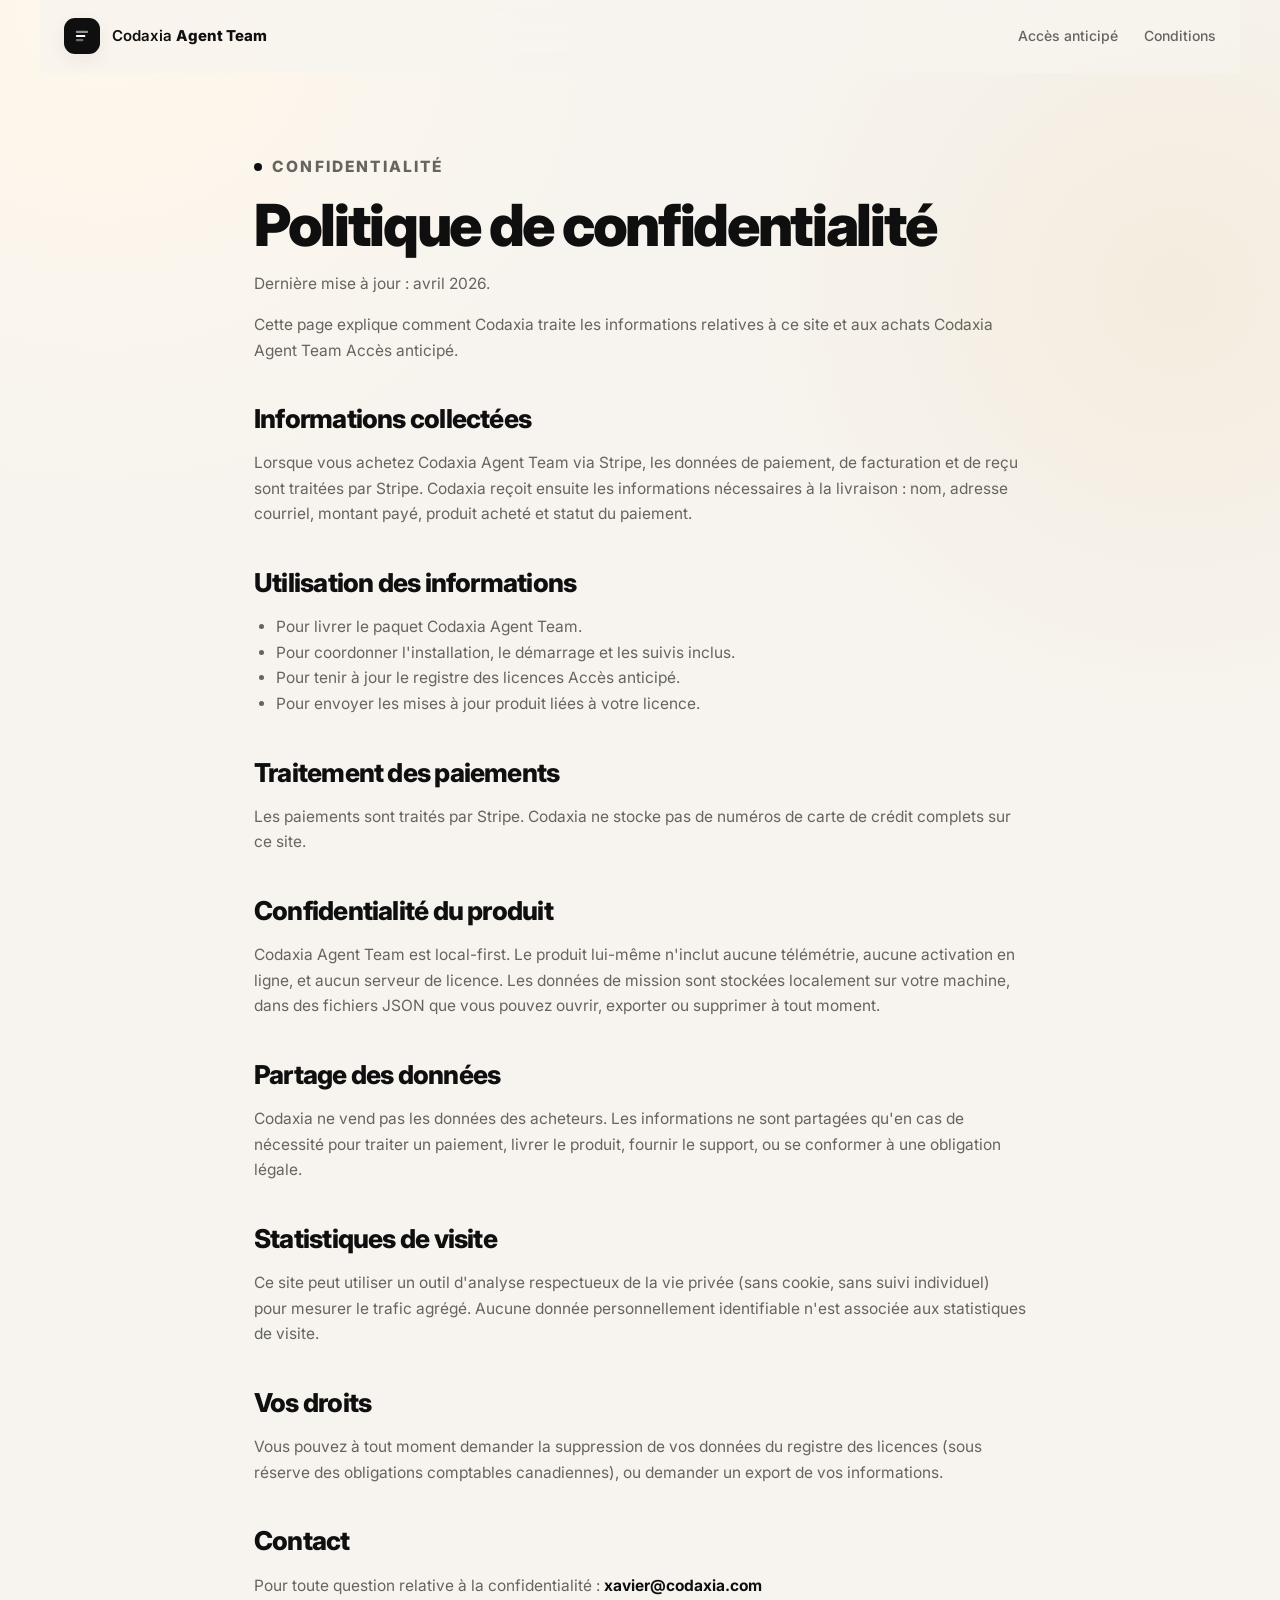
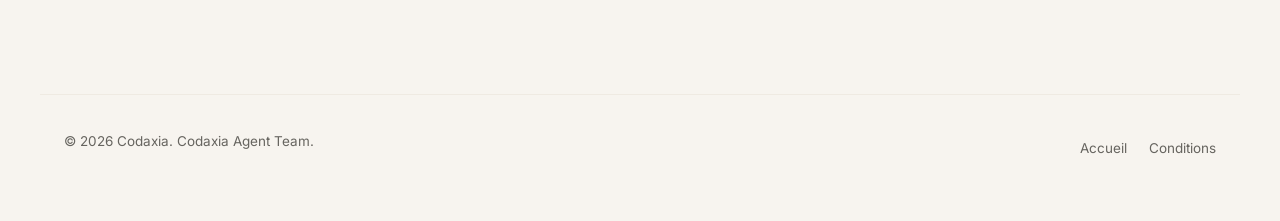
<file: privacy.html>
<!doctype html>
<html lang="fr-CA">
  <head>
    <meta charset="utf-8">
    <meta name="viewport" content="width=device-width, initial-scale=1">
    <title>Politique de confidentialité — Codaxia Agent Team</title>
    <meta name="description" content="Politique de confidentialité du site Codaxia Agent Team et des achats Accès anticipé.">
    <meta name="robots" content="index, follow">
    <link rel="icon" href="assets/favicon.svg" type="image/svg+xml">
    <link rel="stylesheet" href="styles.css">
    <link rel="preconnect" href="https://fonts.googleapis.com">
    <link rel="preconnect" href="https://fonts.gstatic.com" crossorigin>
    <link rel="stylesheet" href="https://fonts.googleapis.com/css2?family=Inter:wght@400;500;600;700;800;900&display=swap">
  </head>
  <body>
    <header class="site-header">
      <a class="brand" href="index.html" aria-label="Codaxia Agent Team — accueil">
        <span class="brand-mark" aria-hidden="true">
          <svg viewBox="0 0 64 64" width="22" height="22"><rect width="64" height="64" rx="16" fill="#0f0f0f"/><rect x="14" y="17" width="36" height="6" rx="3" fill="#ffffff" opacity="0.55"/><rect x="14" y="29" width="28" height="6" rx="3" fill="#ffffff"/><rect x="14" y="41" width="22" height="6" rx="3" fill="#ffffff" opacity="0.4"/></svg>
        </span>
        <span class="brand-text">Codaxia <strong>Agent Team</strong></span>
      </a>
      <nav class="nav">
        <a href="index.html#pricing">Accès anticipé</a>
        <a href="terms.html">Conditions</a>
      </nav>
    </header>
    <main class="legal-page">
      <p class="eyebrow"><span class="dot"></span>Confidentialité</p>
      <h1>Politique de confidentialité</h1>
      <p>Dernière mise à jour : avril 2026.</p>
      <p>Cette page explique comment Codaxia traite les informations relatives à ce site et aux achats Codaxia Agent Team Accès anticipé.</p>

      <h2>Informations collectées</h2>
      <p>Lorsque vous achetez Codaxia Agent Team via Stripe, les données de paiement, de facturation et de reçu sont traitées par Stripe. Codaxia reçoit ensuite les informations nécessaires à la livraison : nom, adresse courriel, montant payé, produit acheté et statut du paiement.</p>

      <h2>Utilisation des informations</h2>
      <ul>
        <li>Pour livrer le paquet Codaxia Agent Team.</li>
        <li>Pour coordonner l'installation, le démarrage et les suivis inclus.</li>
        <li>Pour tenir à jour le registre des licences Accès anticipé.</li>
        <li>Pour envoyer les mises à jour produit liées à votre licence.</li>
      </ul>

      <h2>Traitement des paiements</h2>
      <p>Les paiements sont traités par Stripe. Codaxia ne stocke pas de numéros de carte de crédit complets sur ce site.</p>

      <h2>Confidentialité du produit</h2>
      <p>Codaxia Agent Team est local-first. Le produit lui-même n'inclut aucune télémétrie, aucune activation en ligne, et aucun serveur de licence. Les données de mission sont stockées localement sur votre machine, dans des fichiers JSON que vous pouvez ouvrir, exporter ou supprimer à tout moment.</p>

      <h2>Partage des données</h2>
      <p>Codaxia ne vend pas les données des acheteurs. Les informations ne sont partagées qu'en cas de nécessité pour traiter un paiement, livrer le produit, fournir le support, ou se conformer à une obligation légale.</p>

      <h2>Statistiques de visite</h2>
      <p>Ce site peut utiliser un outil d'analyse respectueux de la vie privée (sans cookie, sans suivi individuel) pour mesurer le trafic agrégé. Aucune donnée personnellement identifiable n'est associée aux statistiques de visite.</p>

      <h2>Vos droits</h2>
      <p>Vous pouvez à tout moment demander la suppression de vos données du registre des licences (sous réserve des obligations comptables canadiennes), ou demander un export de vos informations.</p>

      <h2>Contact</h2>
      <p>Pour toute question relative à la confidentialité : <strong>xavier@codaxia.com</strong></p>
    </main>
    <footer class="site-footer">
      <p>© 2026 Codaxia. Codaxia Agent Team.</p>
      <nav>
        <a href="index.html">Accueil</a>
        <a href="terms.html">Conditions</a>
      </nav>
    </footer>
  </body>
</html>
</file>
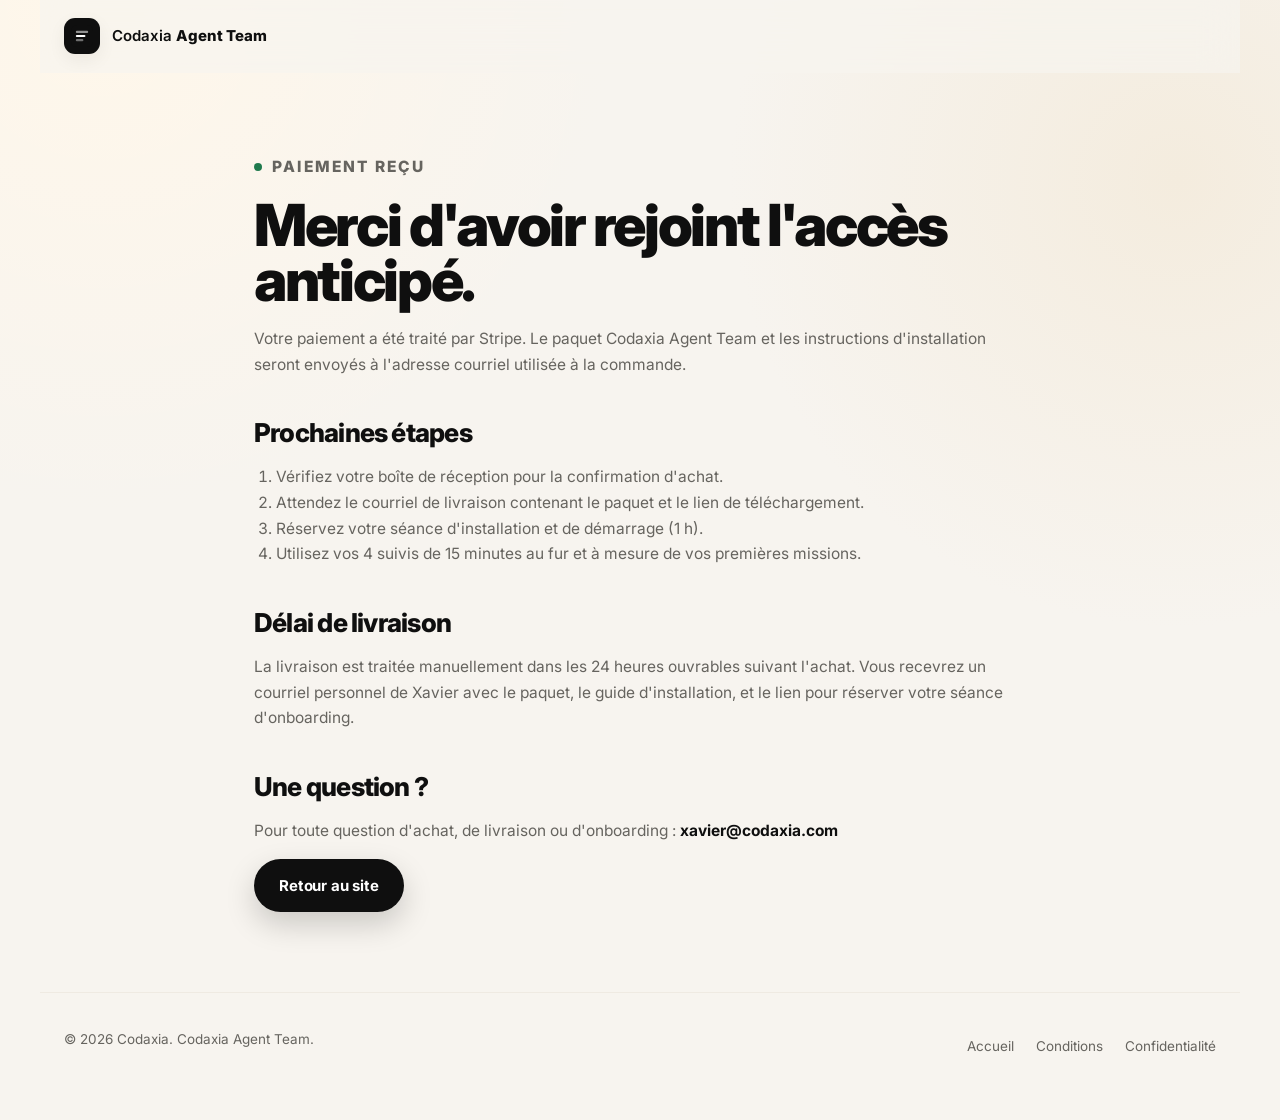
<file: success.html>
<!doctype html>
<html lang="fr-CA">
  <head>
    <meta charset="utf-8">
    <meta name="viewport" content="width=device-width, initial-scale=1">
    <title>Merci — Codaxia Agent Team</title>
    <meta name="description" content="Merci pour votre achat de Codaxia Agent Team Accès anticipé.">
    <meta name="robots" content="noindex, nofollow">
    <link rel="icon" href="assets/favicon.svg" type="image/svg+xml">
    <link rel="stylesheet" href="styles.css">
    <link rel="preconnect" href="https://fonts.googleapis.com">
    <link rel="preconnect" href="https://fonts.gstatic.com" crossorigin>
    <link rel="stylesheet" href="https://fonts.googleapis.com/css2?family=Inter:wght@400;500;600;700;800;900&display=swap">
  </head>
  <body>
    <header class="site-header">
      <a class="brand" href="index.html" aria-label="Codaxia Agent Team — accueil">
        <span class="brand-mark" aria-hidden="true">
          <svg viewBox="0 0 64 64" width="22" height="22"><rect width="64" height="64" rx="16" fill="#0f0f0f"/><rect x="14" y="17" width="36" height="6" rx="3" fill="#ffffff" opacity="0.55"/><rect x="14" y="29" width="28" height="6" rx="3" fill="#ffffff"/><rect x="14" y="41" width="22" height="6" rx="3" fill="#ffffff" opacity="0.4"/></svg>
        </span>
        <span class="brand-text">Codaxia <strong>Agent Team</strong></span>
      </a>
    </header>
    <main class="legal-page">
      <p class="eyebrow"><span class="dot live"></span>Paiement reçu</p>
      <h1>Merci d'avoir rejoint l'accès anticipé.</h1>
      <p>Votre paiement a été traité par Stripe. Le paquet Codaxia Agent Team et les instructions d'installation seront envoyés à l'adresse courriel utilisée à la commande.</p>

      <h2>Prochaines étapes</h2>
      <ol>
        <li>Vérifiez votre boîte de réception pour la confirmation d'achat.</li>
        <li>Attendez le courriel de livraison contenant le paquet et le lien de téléchargement.</li>
        <li>Réservez votre séance d'installation et de démarrage (1 h).</li>
        <li>Utilisez vos 4 suivis de 15 minutes au fur et à mesure de vos premières missions.</li>
      </ol>

      <h2>Délai de livraison</h2>
      <p>La livraison est traitée manuellement dans les 24 heures ouvrables suivant l'achat. Vous recevrez un courriel personnel de Xavier avec le paquet, le guide d'installation, et le lien pour réserver votre séance d'onboarding.</p>

      <h2>Une question ?</h2>
      <p>Pour toute question d'achat, de livraison ou d'onboarding : <strong>xavier@codaxia.com</strong></p>

      <a class="button primary" href="index.html">Retour au site</a>
    </main>
    <footer class="site-footer">
      <p>© 2026 Codaxia. Codaxia Agent Team.</p>
      <nav>
        <a href="index.html">Accueil</a>
        <a href="terms.html">Conditions</a>
        <a href="privacy.html">Confidentialité</a>
      </nav>
    </footer>
  </body>
</html>
</file>
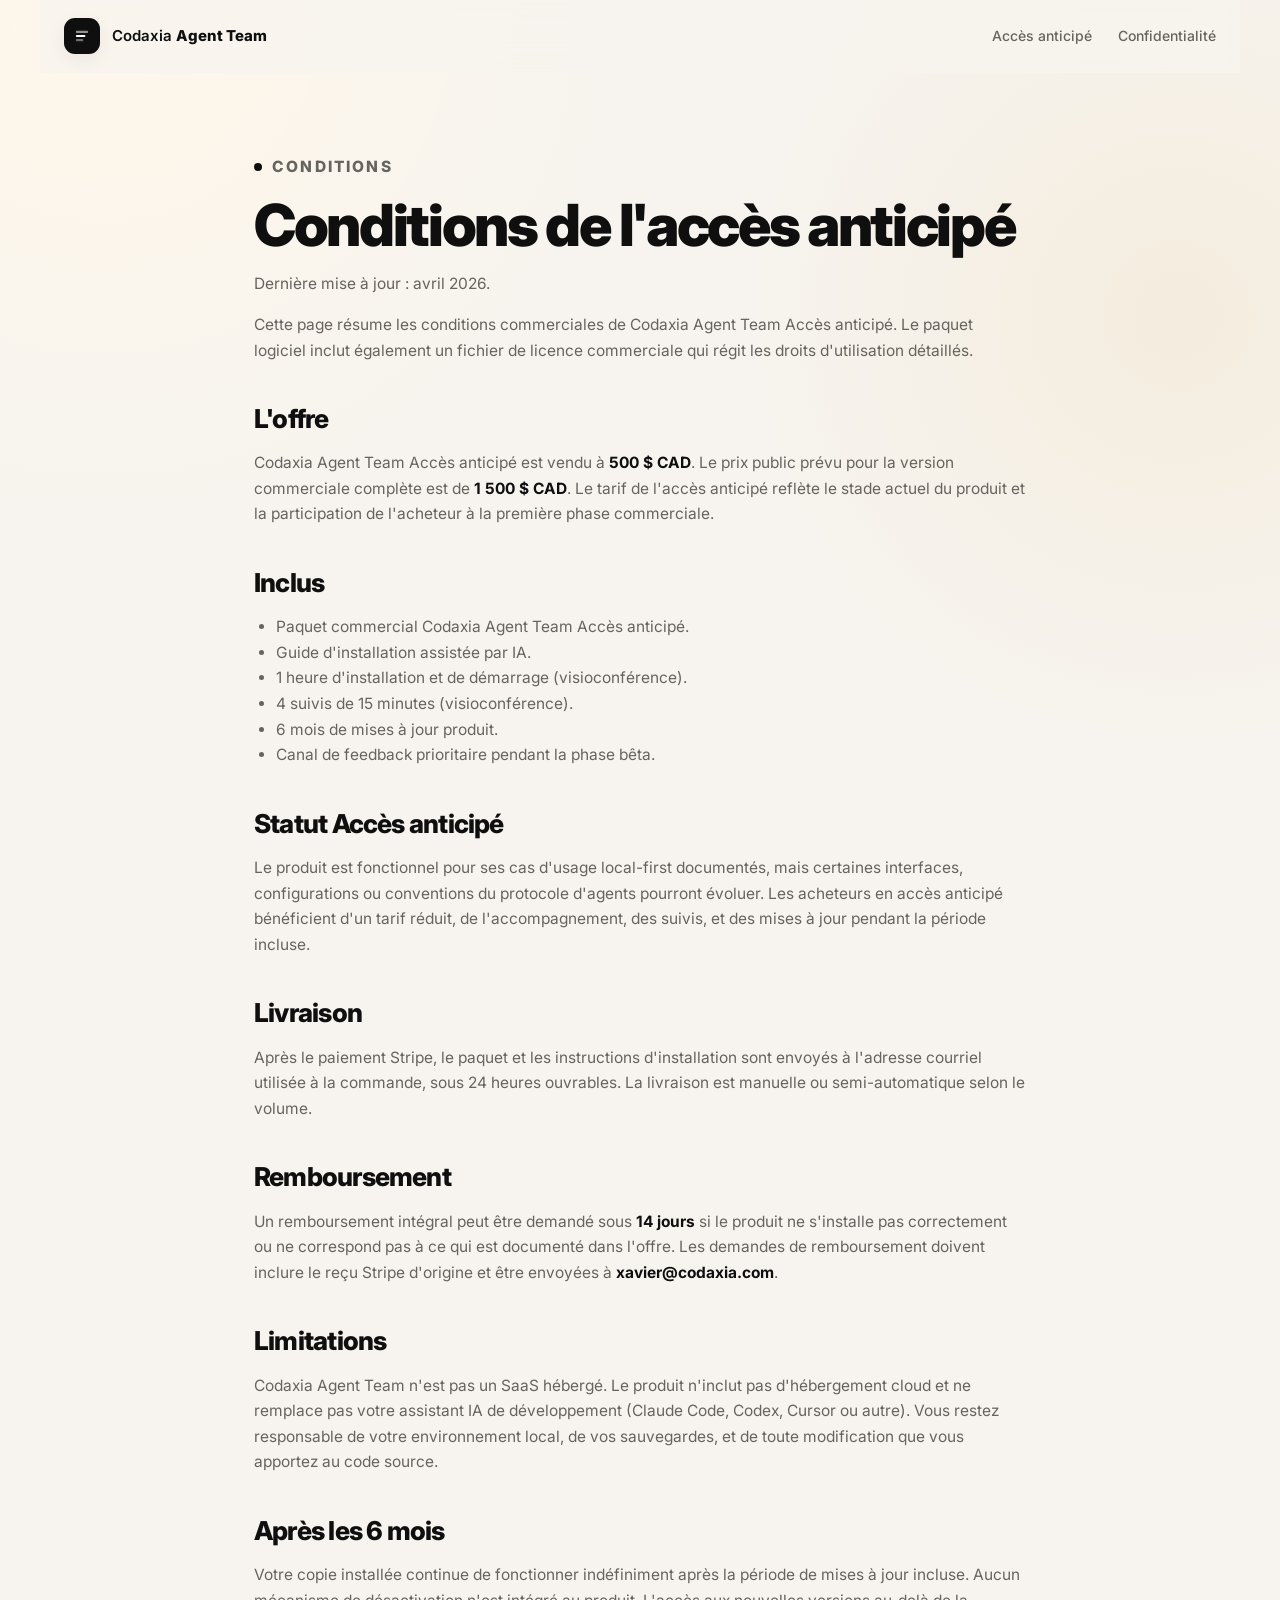
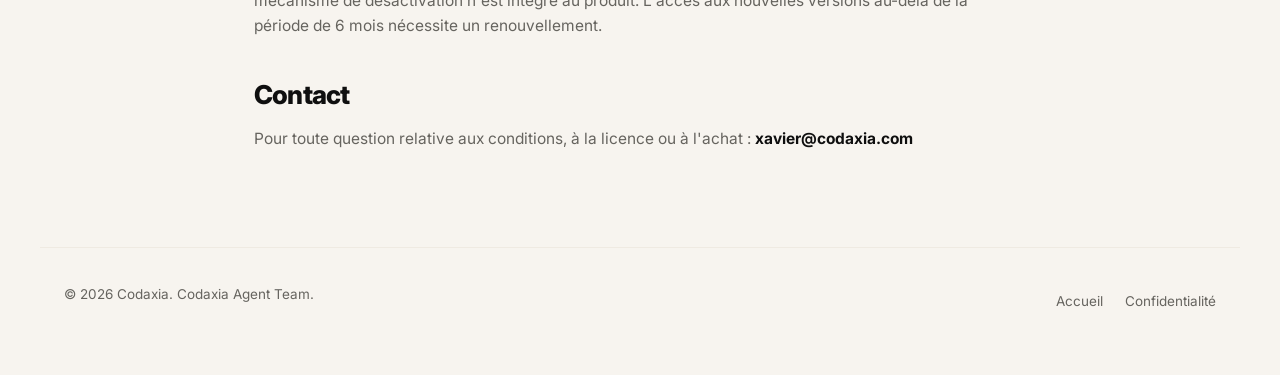
<file: terms.html>
<!doctype html>
<html lang="fr-CA">
  <head>
    <meta charset="utf-8">
    <meta name="viewport" content="width=device-width, initial-scale=1">
    <title>Conditions de l'accès anticipé — Codaxia Agent Team</title>
    <meta name="description" content="Conditions commerciales et statut de l'accès anticipé pour Codaxia Agent Team.">
    <meta name="robots" content="index, follow">
    <link rel="icon" href="assets/favicon.svg" type="image/svg+xml">
    <link rel="stylesheet" href="styles.css">
    <link rel="preconnect" href="https://fonts.googleapis.com">
    <link rel="preconnect" href="https://fonts.gstatic.com" crossorigin>
    <link rel="stylesheet" href="https://fonts.googleapis.com/css2?family=Inter:wght@400;500;600;700;800;900&display=swap">
  </head>
  <body>
    <header class="site-header">
      <a class="brand" href="index.html" aria-label="Codaxia Agent Team — accueil">
        <span class="brand-mark" aria-hidden="true">
          <svg viewBox="0 0 64 64" width="22" height="22"><rect width="64" height="64" rx="16" fill="#0f0f0f"/><rect x="14" y="17" width="36" height="6" rx="3" fill="#ffffff" opacity="0.55"/><rect x="14" y="29" width="28" height="6" rx="3" fill="#ffffff"/><rect x="14" y="41" width="22" height="6" rx="3" fill="#ffffff" opacity="0.4"/></svg>
        </span>
        <span class="brand-text">Codaxia <strong>Agent Team</strong></span>
      </a>
      <nav class="nav">
        <a href="index.html#pricing">Accès anticipé</a>
        <a href="privacy.html">Confidentialité</a>
      </nav>
    </header>
    <main class="legal-page">
      <p class="eyebrow"><span class="dot"></span>Conditions</p>
      <h1>Conditions de l'accès anticipé</h1>
      <p>Dernière mise à jour : avril 2026.</p>
      <p>Cette page résume les conditions commerciales de Codaxia Agent Team Accès anticipé. Le paquet logiciel inclut également un fichier de licence commerciale qui régit les droits d'utilisation détaillés.</p>

      <h2>L'offre</h2>
      <p>Codaxia Agent Team Accès anticipé est vendu à <strong>500 $ CAD</strong>. Le prix public prévu pour la version commerciale complète est de <strong>1 500 $ CAD</strong>. Le tarif de l'accès anticipé reflète le stade actuel du produit et la participation de l'acheteur à la première phase commerciale.</p>

      <h2>Inclus</h2>
      <ul>
        <li>Paquet commercial Codaxia Agent Team Accès anticipé.</li>
        <li>Guide d'installation assistée par IA.</li>
        <li>1 heure d'installation et de démarrage (visioconférence).</li>
        <li>4 suivis de 15 minutes (visioconférence).</li>
        <li>6 mois de mises à jour produit.</li>
        <li>Canal de feedback prioritaire pendant la phase bêta.</li>
      </ul>

      <h2>Statut Accès anticipé</h2>
      <p>Le produit est fonctionnel pour ses cas d'usage local-first documentés, mais certaines interfaces, configurations ou conventions du protocole d'agents pourront évoluer. Les acheteurs en accès anticipé bénéficient d'un tarif réduit, de l'accompagnement, des suivis, et des mises à jour pendant la période incluse.</p>

      <h2>Livraison</h2>
      <p>Après le paiement Stripe, le paquet et les instructions d'installation sont envoyés à l'adresse courriel utilisée à la commande, sous 24 heures ouvrables. La livraison est manuelle ou semi-automatique selon le volume.</p>

      <h2>Remboursement</h2>
      <p>Un remboursement intégral peut être demandé sous <strong>14 jours</strong> si le produit ne s'installe pas correctement ou ne correspond pas à ce qui est documenté dans l'offre. Les demandes de remboursement doivent inclure le reçu Stripe d'origine et être envoyées à <strong>xavier@codaxia.com</strong>.</p>

      <h2>Limitations</h2>
      <p>Codaxia Agent Team n'est pas un SaaS hébergé. Le produit n'inclut pas d'hébergement cloud et ne remplace pas votre assistant IA de développement (Claude Code, Codex, Cursor ou autre). Vous restez responsable de votre environnement local, de vos sauvegardes, et de toute modification que vous apportez au code source.</p>

      <h2>Après les 6 mois</h2>
      <p>Votre copie installée continue de fonctionner indéfiniment après la période de mises à jour incluse. Aucun mécanisme de désactivation n'est intégré au produit. L'accès aux nouvelles versions au-delà de la période de 6 mois nécessite un renouvellement.</p>

      <h2>Contact</h2>
      <p>Pour toute question relative aux conditions, à la licence ou à l'achat : <strong>xavier@codaxia.com</strong></p>
    </main>
    <footer class="site-footer">
      <p>© 2026 Codaxia. Codaxia Agent Team.</p>
      <nav>
        <a href="index.html">Accueil</a>
        <a href="privacy.html">Confidentialité</a>
      </nav>
    </footer>
  </body>
</html>
</file>
<file: styles.css>
:root {
  --bg: #f7f4ef;
  --surface: #ffffff;
  --surface-soft: #fbfaf7;
  --ink: #0f0f0f;
  --ink-soft: #1c1c1c;
  --muted: #66645f;
  --muted-light: #8a8780;
  --border: #e7e1d8;
  --border-soft: #efeae2;
  --accent: #0f0f0f;
  --accent-soft: #efe8dc;
  --warm: #fff7ea;
  --green: #1f7a4d;
  --green-soft: #e3f1e9;
  --red: #8d3434;
  --amber: #b86f12;
  --shadow-sm: 0 6px 18px rgba(28, 22, 15, 0.06);
  --shadow-md: 0 14px 45px rgba(33, 25, 15, 0.08);
  --shadow-lg: 0 24px 70px rgba(28, 22, 15, 0.14);
  --radius: 24px;
  --radius-lg: 32px;
  --max: 1200px;
}

* { box-sizing: border-box; }

html { scroll-behavior: smooth; }

body {
  margin: 0;
  font-family: "Inter", ui-sans-serif, system-ui, -apple-system, BlinkMacSystemFont, "Segoe UI", sans-serif;
  background:
    radial-gradient(circle at 8% 0%, #fff7ea 0, transparent 32rem),
    radial-gradient(circle at 92% 16%, #f4ecde 0, transparent 28rem),
    var(--bg);
  color: var(--ink);
  line-height: 1.55;
  -webkit-font-smoothing: antialiased;
  text-rendering: optimizeLegibility;
}

a { color: inherit; text-decoration: none; }
p, h1, h2, h3 { margin-top: 0; }
img { max-width: 100%; }

/* ---------- Header ---------- */

.site-header {
  position: sticky;
  top: 0;
  z-index: 30;
  display: flex;
  align-items: center;
  justify-content: space-between;
  gap: 24px;
  max-width: var(--max);
  margin: 0 auto;
  padding: 18px 24px;
  backdrop-filter: blur(18px);
  background: rgba(247, 244, 239, 0.72);
  border-bottom: 1px solid transparent;
  transition: border-color 200ms ease;
}

.brand {
  display: inline-flex;
  align-items: center;
  gap: 12px;
  font-weight: 600;
  font-size: 15px;
}

.brand-mark {
  display: inline-grid;
  place-items: center;
  width: 36px;
  height: 36px;
  border-radius: 11px;
  background: var(--ink);
  box-shadow: var(--shadow-sm);
}

.brand-text strong { font-weight: 800; }

.nav {
  display: flex;
  align-items: center;
  gap: 26px;
  color: var(--muted);
  font-size: 14px;
  font-weight: 500;
}

.nav a:hover, .site-footer a:hover { color: var(--ink); }

.header-cta {
  display: inline-flex;
  align-items: center;
  justify-content: center;
  padding: 10px 18px;
  border-radius: 999px;
  background: var(--ink);
  color: white;
  font-size: 14px;
  font-weight: 700;
  transition: transform 160ms ease, box-shadow 160ms ease;
}
.header-cta:hover { transform: translateY(-1px); box-shadow: var(--shadow-md); }

/* ---------- Sections ---------- */

.section {
  max-width: var(--max);
  margin: 0 auto;
  padding: 96px 24px;
}

.section-heading {
  max-width: 780px;
  margin-bottom: 40px;
}

/* ---------- Eyebrow + dot ---------- */

.eyebrow {
  display: inline-flex;
  align-items: center;
  gap: 10px;
  margin-bottom: 18px;
  color: var(--muted);
  text-transform: uppercase;
  letter-spacing: 0.14em;
  font-size: 12px;
  font-weight: 800;
}

.dot {
  display: inline-block;
  width: 8px;
  height: 8px;
  border-radius: 50%;
  background: var(--ink);
}
.dot.light { background: white; }
.dot.live, .dot.pulse {
  background: #1f7a4d;
  animation: liveDot 1.6s ease-in-out infinite;
}
@keyframes liveDot {
  0%, 100% { box-shadow: 0 0 0 0 rgba(31, 122, 77, 0.6); }
  50% { box-shadow: 0 0 0 6px rgba(31, 122, 77, 0); }
}

/* ---------- Typography ---------- */

h1 {
  margin-bottom: 24px;
  font-size: clamp(44px, 7vw, 76px);
  line-height: 0.95;
  letter-spacing: -0.04em;
  font-weight: 850;
}

h2 {
  margin-bottom: 18px;
  font-size: clamp(30px, 4.4vw, 48px);
  line-height: 1.05;
  letter-spacing: -0.03em;
  font-weight: 800;
}

h3 {
  margin-bottom: 10px;
  font-size: 19px;
  letter-spacing: -0.015em;
  font-weight: 700;
}

.hero-lead, .section-heading p, .split p, .pricing-copy p, .founder p, .final-cta p {
  color: var(--muted);
  font-size: 18px;
  line-height: 1.6;
}

/* ---------- Hero ---------- */

.hero {
  display: grid;
  grid-template-columns: minmax(0, 1.05fr) minmax(440px, 1fr);
  gap: 60px;
  align-items: center;
  padding-top: 60px;
  padding-bottom: 80px;
}

.hero-copy h1 strong { font-weight: 850; }

.hero-lead { max-width: 620px; margin-bottom: 8px; }
.hero-lead strong { color: var(--ink); font-weight: 700; }

.hero-actions {
  display: flex;
  flex-wrap: wrap;
  gap: 12px;
  margin: 30px 0 16px;
}

.hero-trust {
  display: flex;
  flex-wrap: wrap;
  gap: 22px;
  margin: 12px 0 0;
  padding: 0;
  list-style: none;
  color: var(--muted);
  font-size: 13px;
}
.hero-trust li {
  position: relative;
  padding-left: 18px;
}
.hero-trust li::before {
  content: "✓";
  position: absolute;
  left: 0;
  color: var(--green);
  font-weight: 800;
}

/* ---------- Buttons ---------- */

.button {
  display: inline-flex;
  align-items: center;
  justify-content: center;
  min-height: 50px;
  padding: 14px 24px;
  border-radius: 999px;
  font-weight: 700;
  font-size: 15px;
  letter-spacing: -0.01em;
  transition: transform 160ms ease, box-shadow 200ms ease, background 160ms ease, border-color 160ms ease;
  border: 1px solid transparent;
  cursor: pointer;
}
.button:hover { transform: translateY(-1px); }

.button.primary {
  background: var(--ink);
  color: white;
  box-shadow: 0 12px 30px rgba(0, 0, 0, 0.18);
}
.button.primary:hover { box-shadow: 0 16px 40px rgba(0, 0, 0, 0.24); }

.button.secondary {
  background: rgba(255, 255, 255, 0.78);
  border-color: var(--border);
  color: var(--ink);
}
.button.secondary:hover { background: white; border-color: #d6cfc1; }

.button.ghost {
  background: transparent;
  color: var(--ink);
  border-color: var(--border);
}
.button.ghost:hover { background: rgba(255, 255, 255, 0.6); }

.button.full { width: 100%; margin-bottom: 10px; }
.button.big { padding: 16px 32px; min-height: 58px; font-size: 16px; }

.microcopy, .secure, .planned {
  color: var(--muted);
  font-size: 13.5px;
  line-height: 1.5;
}

/* ---------- Hero panel ---------- */

.hero-panel {
  overflow: hidden;
  border: 1px solid rgba(255, 255, 255, 0.85);
  border-radius: 32px;
  background: rgba(255, 255, 255, 0.82);
  box-shadow: var(--shadow-lg);
  transform: perspective(1400px) rotateY(-2deg) rotateX(1deg);
  transition: transform 400ms ease;
}
.hero-panel:hover {
  transform: perspective(1400px) rotateY(0deg) rotateX(0deg);
}

.browser-bar {
  display: flex;
  align-items: center;
  gap: 8px;
  padding: 16px 20px;
  border-bottom: 1px solid var(--border);
  color: var(--muted);
  font-size: 12.5px;
  font-family: ui-monospace, "SF Mono", Menlo, monospace;
}
.browser-bar span {
  width: 11px;
  height: 11px;
  border-radius: 50%;
  background: #d9d0c3;
}
.browser-bar strong {
  margin-left: auto;
  color: var(--ink);
  font-weight: 600;
}

.dashboard-preview {
  display: grid;
  grid-template-columns: 170px 1fr;
  min-height: 440px;
}
.dashboard-preview aside {
  padding: 22px 16px;
  border-right: 1px solid var(--border);
  background: #fbf7f0;
}

.preview-label {
  margin-bottom: 12px;
  color: var(--muted);
  font-size: 11px;
  font-weight: 800;
  text-transform: uppercase;
  letter-spacing: 0.14em;
}

.preview-pill {
  margin-bottom: 8px;
  padding: 9px 12px;
  border-radius: 12px;
  color: var(--muted);
  font-size: 13px;
  font-weight: 500;
}
.preview-pill.active {
  background: var(--ink);
  color: white;
}
.preview-pill.subtle {
  font-size: 12px;
  color: var(--muted-light);
}

.preview-main { padding: 26px; }

.pipeline {
  display: flex;
  align-items: center;
  gap: 8px;
  margin-bottom: 24px;
}
.pipe-step {
  display: grid;
  place-items: center;
  width: 50px;
  height: 50px;
  border-radius: 16px;
  background: #d8d2c5;
  color: white;
  font-weight: 800;
  font-size: 14px;
  letter-spacing: -0.02em;
  transition: all 280ms ease;
  animation: pipeFlow 4.8s ease-in-out infinite;
}
.pipe-step[data-step="1"] { animation-delay: 0s; }
.pipe-step[data-step="2"] { animation-delay: 1.2s; }
.pipe-step[data-step="3"] { animation-delay: 2.4s; }
.pipe-step[data-step="4"] { animation-delay: 3.6s; }
.pipe-arrow {
  color: #c4bdac;
  font-size: 16px;
}

@keyframes pipeFlow {
  0%, 14%, 100% {
    background: #d8d2c5;
    box-shadow: none;
    transform: scale(1);
  }
  3%, 11% {
    background: var(--ink);
    box-shadow: 0 0 0 4px rgba(15, 15, 15, 0.08), 0 8px 22px rgba(0, 0, 0, 0.18);
    transform: scale(1.06);
  }
}

.kanban {
  display: grid;
  grid-template-columns: repeat(3, 1fr);
  gap: 10px;
}
.kanban article {
  min-height: 130px;
  padding: 14px;
  border: 1px solid var(--border);
  border-radius: 16px;
  background: white;
  transition: border-color 200ms ease, box-shadow 200ms ease;
}
.kanban article.active {
  border-color: var(--ink);
  box-shadow: 0 8px 22px rgba(0, 0, 0, 0.06);
}
.kanban strong {
  display: block;
  margin-bottom: 16px;
  font-size: 11px;
  font-weight: 800;
  letter-spacing: 0.1em;
  text-transform: uppercase;
  color: var(--muted);
}
.kanban p {
  margin: 0;
  font-weight: 600;
  font-size: 13.5px;
  letter-spacing: -0.015em;
  line-height: 1.4;
}

.activity-line {
  display: flex;
  align-items: center;
  gap: 10px;
  margin-top: 14px;
  padding: 12px 14px;
  border-radius: 14px;
  background: #f4efe6;
  color: var(--muted);
  font-size: 13px;
}

/* ---------- Compatibility strip ---------- */

.compat {
  max-width: var(--max);
  margin: 0 auto;
  padding: 12px 24px 0;
  display: flex;
  flex-wrap: wrap;
  align-items: center;
  gap: 18px;
  color: var(--muted);
  font-size: 13px;
}
.compat p {
  margin: 0;
  font-weight: 700;
  text-transform: uppercase;
  letter-spacing: 0.14em;
  font-size: 11px;
}
.compat ul {
  list-style: none;
  margin: 0;
  padding: 0;
  display: flex;
  flex-wrap: wrap;
  gap: 8px;
}
.compat li {
  padding: 7px 14px;
  border: 1px solid var(--border);
  border-radius: 999px;
  background: rgba(255, 255, 255, 0.72);
  font-weight: 600;
  font-size: 13px;
  color: var(--ink);
}
.compat li:last-child {
  background: transparent;
  border-style: dashed;
  color: var(--muted);
  font-weight: 500;
}

/* ---------- Cards / grid ---------- */

.grid { display: grid; gap: 18px; }
.grid.two { grid-template-columns: repeat(2, 1fr); }
.grid.three { grid-template-columns: repeat(3, 1fr); }
.grid.four { grid-template-columns: repeat(4, 1fr); }

.card, .feature, .pricing-card, .steps div, .faq details {
  border: 1px solid var(--border-soft);
  border-radius: var(--radius);
  background: rgba(255, 255, 255, 0.78);
  box-shadow: var(--shadow-sm);
}

.card {
  padding: 28px;
  transition: transform 200ms ease, box-shadow 200ms ease, border-color 200ms ease;
}
.card:hover {
  transform: translateY(-2px);
  box-shadow: var(--shadow-md);
  border-color: var(--border);
}
.card p, .feature p, .steps p, .faq p, li {
  color: var(--muted);
  font-size: 15px;
  line-height: 1.55;
}
.card-icon {
  display: inline-grid;
  place-items: center;
  width: 38px;
  height: 38px;
  margin-bottom: 14px;
  border-radius: 12px;
  background: var(--accent-soft);
  font-size: 18px;
  color: var(--ink);
}

/* ---------- Before / after ---------- */

.beforeafter .ba-grid { gap: 22px; }

.ba-tag {
  display: inline-block;
  padding: 5px 12px;
  margin: 0 0 16px;
  background: var(--accent-soft);
  border-radius: 999px;
  font-size: 12px;
  font-weight: 700;
  text-transform: uppercase;
  letter-spacing: 0.1em;
  color: var(--ink);
}

.card.before .ba-tag { background: #f4e6e0; color: #8d3434; }
.card.after .ba-tag { background: var(--green-soft); color: var(--green); }

.terminal {
  margin: 0 0 18px;
  padding: 18px;
  background: #161513;
  color: #eee5d2;
  border-radius: 14px;
  font-family: ui-monospace, "SF Mono", Menlo, monospace;
  font-size: 13.5px;
  line-height: 1.55;
  overflow-x: auto;
  white-space: pre-wrap;
}

.ba-board {
  display: grid;
  gap: 8px;
  margin-bottom: 18px;
  padding: 18px;
  background: #fbf7f0;
  border-radius: 14px;
  border: 1px solid var(--border);
}
.ba-row {
  display: flex;
  align-items: center;
  gap: 10px;
  padding: 10px 12px;
  background: white;
  border-radius: 10px;
  font-size: 13.5px;
  font-weight: 600;
  color: var(--ink);
  border: 1px solid var(--border-soft);
}
.ba-row span {
  display: inline-grid;
  place-items: center;
  width: 22px;
  height: 22px;
  border-radius: 50%;
  font-size: 12px;
  font-weight: 800;
}
.ba-row.done span { background: var(--green-soft); color: var(--green); }
.ba-row.active span { background: #fff1d8; color: var(--amber); animation: liveDot 1.6s ease-in-out infinite; }
.ba-row.pending span { background: #f0ece4; color: var(--muted); }
.ba-row.pending { color: var(--muted); }

.card.before ul, .card.after ul {
  margin: 0;
  padding: 0;
  list-style: none;
  display: grid;
  gap: 6px;
}
.card.before li, .card.after li {
  position: relative;
  padding-left: 20px;
  font-size: 14px;
}
.card.before li::before { content: "×"; position: absolute; left: 0; color: var(--red); font-weight: 900; }
.card.after li::before { content: "✓"; position: absolute; left: 0; color: var(--green); font-weight: 900; }

/* ---------- Split (how) ---------- */

.split {
  display: grid;
  grid-template-columns: 0.95fr 1.05fr;
  gap: 56px;
  align-items: start;
}

.steps { display: grid; gap: 14px; }
.steps div {
  display: grid;
  grid-template-columns: 46px 1fr;
  gap: 18px;
  padding: 22px;
  background: white;
}
.steps p { margin: 0; }
.steps p strong { color: var(--ink); font-weight: 700; }
.steps span {
  display: grid;
  place-items: center;
  width: 42px;
  height: 42px;
  border-radius: 13px;
  background: var(--ink);
  color: white;
  font-weight: 800;
  font-size: 15px;
}

/* ---------- Tour ---------- */

.tour {
  display: grid;
  grid-template-columns: repeat(2, 1fr);
  gap: 22px;
}
.tour-card {
  border: 1px solid var(--border-soft);
  border-radius: var(--radius);
  background: rgba(255, 255, 255, 0.85);
  padding: 22px;
  transition: transform 200ms ease, box-shadow 200ms ease;
}
.tour-card:hover {
  transform: translateY(-2px);
  box-shadow: var(--shadow-md);
}
.tour-mock {
  height: 220px;
  margin-bottom: 18px;
  padding: 16px;
  border-radius: 18px;
  background: linear-gradient(180deg, #fbf7f0 0%, #f4efe6 100%);
  border: 1px solid var(--border);
  overflow: hidden;
  position: relative;
}
.tour-card h3 { margin-bottom: 6px; font-size: 18px; }
.tour-card p { margin: 0; font-size: 14.5px; }

/* Agents mock */
.mock-pipeline {
  display: grid;
  grid-template-columns: repeat(2, 1fr);
  gap: 8px;
  height: 100%;
}
.agent-card {
  padding: 12px 10px;
  border-radius: 12px;
  background: white;
  border: 1px solid var(--border-soft);
  display: flex;
  flex-direction: column;
  justify-content: space-between;
}
.agent-card strong {
  font-size: 14px;
  color: var(--ink);
  letter-spacing: -0.02em;
}
.agent-card span {
  font-size: 11.5px;
  color: var(--muted);
  font-weight: 500;
}
.agent-card em {
  font-size: 10.5px;
  font-weight: 700;
  font-style: normal;
  text-transform: uppercase;
  letter-spacing: 0.1em;
  color: var(--muted);
}
.agent-card.done { border-color: var(--green-soft); }
.agent-card.done em { color: var(--green); }
.agent-card.live { border-color: var(--amber); background: #fffaf0; }
.agent-card.live em { color: var(--amber); animation: liveDot 1.6s ease-in-out infinite; }

/* Kanban mock */
.kanban-mock {
  display: grid;
  grid-template-columns: repeat(4, 1fr);
  gap: 6px;
  height: 100%;
}
.mock-col {
  display: flex;
  flex-direction: column;
  gap: 6px;
  background: white;
  border-radius: 10px;
  padding: 8px;
  border: 1px solid var(--border-soft);
}
.mock-col strong {
  font-size: 9.5px;
  font-weight: 800;
  text-transform: uppercase;
  letter-spacing: 0.08em;
  color: var(--muted);
}
.mock-task {
  padding: 6px 8px;
  background: #fbf7f0;
  border-radius: 6px;
  font-size: 11px;
  font-weight: 600;
  color: var(--ink);
}
.mock-task.active {
  background: var(--ink);
  color: white;
}

/* Activity mock */
.activity-mock {
  display: flex;
  flex-direction: column;
  gap: 8px;
  height: 100%;
}
.mock-event {
  display: flex;
  align-items: center;
  gap: 10px;
  padding: 10px;
  background: white;
  border-radius: 10px;
  border: 1px solid var(--border-soft);
}
.mock-event p { margin: 0; font-size: 12.5px; color: var(--muted); }
.mock-event code {
  background: var(--accent-soft);
  padding: 1px 5px;
  border-radius: 4px;
  font-size: 11.5px;
  color: var(--ink);
}
.evt-tag {
  display: inline-grid;
  place-items: center;
  width: 28px;
  height: 28px;
  border-radius: 8px;
  font-size: 11px;
  font-weight: 800;
  color: white;
  flex-shrink: 0;
}
.evt-tag.dv { background: #2d4a8a; }
.evt-tag.cr { background: #6f3a8a; }
.evt-tag.qa { background: #1f7a4d; }
.evt-tag.or { background: var(--ink); }
.mock-event.live { border-color: var(--green); }

/* Recap mock */
.recap-mock {
  background: white;
  height: 100%;
  padding: 14px;
  border-radius: 12px;
  border: 1px solid var(--border-soft);
  display: flex;
  flex-direction: column;
  gap: 8px;
}
.recap-head {
  margin: 0;
  font-weight: 800;
  font-size: 12.5px;
  letter-spacing: -0.01em;
  color: var(--ink);
}
.recap-section {
  margin: 0;
  font-size: 11.5px;
  color: var(--muted);
  line-height: 1.45;
}
.recap-section strong {
  display: block;
  font-size: 10px;
  font-weight: 800;
  text-transform: uppercase;
  letter-spacing: 0.1em;
  color: var(--ink);
  margin-bottom: 2px;
}
.recap-badge {
  margin-top: auto;
  padding: 7px 10px;
  background: var(--green-soft);
  color: var(--green);
  border-radius: 8px;
  font-size: 11px;
  font-weight: 700;
  text-align: center;
}

/* ---------- Real screenshot ---------- */

.real-shot .section-heading { max-width: 820px; }

.device-frame {
  margin: 0;
  border-radius: var(--radius-lg);
  background: #0a0a0a;
  border: 1px solid #2a2a2a;
  box-shadow:
    0 30px 80px rgba(15, 15, 15, 0.28),
    0 8px 24px rgba(15, 15, 15, 0.14);
  overflow: hidden;
}
.device-bar {
  display: flex;
  align-items: center;
  gap: 8px;
  padding: 14px 18px;
  border-bottom: 1px solid #1d1d1d;
  background: #111111;
  color: #999;
  font-size: 12.5px;
  font-family: ui-monospace, "SF Mono", Menlo, monospace;
}
.device-bar span {
  width: 11px;
  height: 11px;
  border-radius: 50%;
  background: #2a2a2a;
}
.device-bar strong {
  margin-left: auto;
  color: #ddd;
  font-weight: 500;
}
.device-frame img {
  display: block;
  width: 100%;
  height: auto;
}

/* ---------- Contrast (local-first) ---------- */

.contrast {
  border-radius: 42px;
  background: linear-gradient(180deg, #1a1a1a 0%, #0f0f0f 100%);
  color: white;
  padding: 80px 64px;
  margin-top: 24px;
}
.contrast h2 { color: white; }
.contrast .section-heading p { color: #b9b3a9; }
.contrast .eyebrow { color: #b9b3a9; }
.contrast .eyebrow .dot.light { background: white; }

.check-list {
  display: grid;
  grid-template-columns: repeat(3, 1fr);
  gap: 10px;
  margin-top: 32px;
}
.check-list span {
  position: relative;
  padding: 16px 18px 16px 44px;
  border-radius: 14px;
  background: rgba(255, 255, 255, 0.06);
  color: #f6efe6;
  font-weight: 500;
  font-size: 14.5px;
  border: 1px solid rgba(255, 255, 255, 0.08);
}
.check-list span::before {
  content: "✓";
  position: absolute;
  left: 16px;
  top: 50%;
  transform: translateY(-50%);
  width: 20px;
  height: 20px;
  display: grid;
  place-items: center;
  background: var(--green);
  border-radius: 50%;
  font-size: 11px;
  font-weight: 900;
  color: white;
}

/* ---------- Use cases ---------- */

.usecase .uc-tag {
  display: inline-block;
  padding: 5px 12px;
  margin: 0 0 14px;
  background: var(--accent-soft);
  border-radius: 999px;
  font-size: 11.5px;
  font-weight: 700;
  text-transform: uppercase;
  letter-spacing: 0.1em;
  color: var(--ink);
}
.usecase em { font-style: italic; color: var(--ink); }

/* ---------- ROI ---------- */

.roi-grid { gap: 18px; }
.roi-stat {
  padding: 32px 28px;
  border: 1px solid var(--border-soft);
  border-radius: var(--radius);
  background: rgba(255, 255, 255, 0.85);
  text-align: left;
}
.roi-num {
  font-size: clamp(40px, 5vw, 56px);
  font-weight: 850;
  letter-spacing: -0.04em;
  line-height: 1;
  margin-bottom: 12px;
  color: var(--ink);
}
.roi-stat p {
  margin: 0;
  color: var(--muted);
  font-size: 15px;
}

/* ---------- Pricing ---------- */

.pricing-section {
  display: grid;
  grid-template-columns: minmax(0, 0.95fr) minmax(380px, 0.6fr);
  gap: 56px;
  align-items: center;
}

.pricing-copy h2 { font-size: clamp(34px, 4.6vw, 50px); }

.spots {
  margin-top: 24px;
}
.spots-bar {
  height: 8px;
  background: var(--accent-soft);
  border-radius: 999px;
  overflow: hidden;
  margin-bottom: 10px;
}
.spots-bar span {
  display: block;
  height: 100%;
  background: var(--ink);
  border-radius: 999px;
}
.spots p { margin: 0; font-size: 14px; color: var(--muted); }
.spots strong { color: var(--ink); font-weight: 800; }

.pricing-card {
  padding: 36px 32px;
  background: white;
  box-shadow: var(--shadow-lg);
  border: 1px solid var(--border);
  position: relative;
}
.pricing-card::before {
  content: "Édition limitée";
  position: absolute;
  top: -14px;
  right: 24px;
  padding: 6px 14px;
  background: var(--ink);
  color: white;
  border-radius: 999px;
  font-size: 11px;
  font-weight: 700;
  text-transform: uppercase;
  letter-spacing: 0.12em;
}

.price-topline {
  margin-bottom: 16px;
  color: var(--muted);
  font-weight: 700;
  font-size: 13px;
  text-transform: uppercase;
  letter-spacing: 0.1em;
}

.price {
  display: flex;
  align-items: baseline;
  gap: 8px;
  margin-bottom: 4px;
  font-weight: 850;
  letter-spacing: -0.04em;
  color: var(--ink);
}
.price span {
  font-size: 76px;
  line-height: 0.9;
}
.price em {
  font-style: normal;
  font-size: 18px;
  font-weight: 700;
  color: var(--muted);
  letter-spacing: -0.01em;
}

.planned {
  margin: 0 0 22px;
  font-size: 13.5px;
  color: var(--muted);
}
.planned s { color: var(--muted-light); }

.pricing-card ul, .card ul {
  padding: 0;
  margin: 22px 0;
  list-style: none;
}
.pricing-card li, .card li {
  position: relative;
  padding-left: 26px;
  margin-bottom: 11px;
  font-size: 14.5px;
  color: var(--ink);
  line-height: 1.45;
}
.pricing-card li::before, .positive li::before {
  content: "✓";
  position: absolute;
  left: 0;
  color: var(--green);
  font-weight: 900;
}
.negative li::before {
  content: "×";
  position: absolute;
  left: 0;
  color: var(--red);
  font-weight: 900;
}

.pricing-card .secure {
  margin-top: 8px;
  text-align: center;
}

/* ---------- Guarantee ---------- */

.guarantee { padding: 24px 24px; }
.guarantee-bar {
  display: grid;
  grid-template-columns: repeat(3, 1fr);
  gap: 0;
  border: 1px solid var(--border);
  border-radius: 24px;
  background: white;
  overflow: hidden;
}
.guarantee-bar > div {
  padding: 28px 28px;
  border-right: 1px solid var(--border-soft);
  text-align: center;
}
.guarantee-bar > div:last-child { border-right: 0; }
.guarantee-bar strong {
  display: block;
  font-size: 32px;
  font-weight: 850;
  letter-spacing: -0.03em;
  color: var(--ink);
  margin-bottom: 6px;
}
.guarantee-bar span {
  display: block;
  color: var(--muted);
  font-size: 13.5px;
  line-height: 1.4;
}

/* ---------- Audience ---------- */

.audience .card.positive { border-color: var(--green-soft); }
.audience .card.negative { border-color: #f4e6e0; }
.audience .card h2 { font-size: 22px; margin-bottom: 14px; }
.audience .card ul { margin: 0; padding: 0; list-style: none; }
.audience .card li { padding-left: 26px; margin-bottom: 10px; font-size: 14.5px; }

/* ---------- Video ---------- */

.video-wrap {
  position: relative;
  padding-bottom: 56.25%;
  border-radius: var(--radius-lg);
  overflow: hidden;
  background: var(--ink);
  box-shadow: var(--shadow-lg);
  border: 1px solid var(--border);
}
.video-wrap iframe {
  position: absolute;
  top: 0; left: 0;
  width: 100%;
  height: 100%;
  border: 0;
}

/* ---------- Founder ---------- */

.founder-card {
  display: grid;
  grid-template-columns: 140px 1fr;
  gap: 36px;
  align-items: start;
  padding: 48px;
  background: white;
  border: 1px solid var(--border);
  border-radius: var(--radius-lg);
  box-shadow: var(--shadow-md);
}
.founder-avatar {
  display: grid;
  place-items: center;
  width: 140px;
  height: 140px;
  border-radius: 50%;
  background: linear-gradient(135deg, #1a1a1a 0%, #3a3a3a 100%);
  color: white;
  font-size: 48px;
  font-weight: 850;
  letter-spacing: -0.04em;
}
.founder-card h2 { font-size: clamp(28px, 3.4vw, 38px); }
.founder-card p { font-size: 16px; line-height: 1.65; color: var(--muted); }
.founder-sign {
  margin-top: 12px !important;
  font-size: 14px !important;
  font-weight: 600;
  color: var(--ink) !important;
}

/* ---------- FAQ ---------- */

.faq-list { display: grid; gap: 10px; }
.faq details {
  padding: 22px 26px;
  transition: background 200ms ease;
}
.faq details[open] { background: white; box-shadow: var(--shadow-sm); }
.faq summary {
  cursor: pointer;
  font-weight: 700;
  font-size: 16px;
  letter-spacing: -0.01em;
  list-style: none;
  display: flex;
  align-items: center;
  justify-content: space-between;
  gap: 16px;
}
.faq summary::-webkit-details-marker { display: none; }
.faq summary::after {
  content: "+";
  width: 24px;
  height: 24px;
  display: grid;
  place-items: center;
  border-radius: 50%;
  background: var(--accent-soft);
  font-size: 16px;
  font-weight: 700;
  flex-shrink: 0;
  transition: transform 200ms ease;
}
.faq details[open] summary::after { content: "−"; }
.faq p { margin: 14px 0 0; font-size: 15px; line-height: 1.6; }
.faq code {
  background: var(--accent-soft);
  padding: 1px 6px;
  border-radius: 4px;
  font-size: 13px;
  font-family: ui-monospace, "SF Mono", Menlo, monospace;
}
.faq em { color: var(--ink); font-style: italic; }

/* ---------- Email capture ---------- */

.capture-card {
  max-width: 720px;
  margin: 0 auto;
  padding: 56px 48px;
  background: white;
  border: 1px solid var(--border);
  border-radius: var(--radius-lg);
  box-shadow: var(--shadow-md);
  text-align: center;
}
.capture-card h2 { font-size: clamp(28px, 3.6vw, 36px); }
.capture-form {
  display: flex;
  gap: 10px;
  margin: 24px 0 14px;
  max-width: 520px;
  margin-left: auto;
  margin-right: auto;
}
.capture-form input {
  flex: 1;
  padding: 14px 18px;
  border: 1px solid var(--border);
  border-radius: 999px;
  background: var(--surface-soft);
  font: inherit;
  font-size: 15px;
  outline: none;
  transition: border-color 160ms ease, background 160ms ease;
}
.capture-form input:focus {
  border-color: var(--ink);
  background: white;
}
.capture-or { color: var(--muted); font-size: 14px; }
.capture-or a { color: var(--ink); font-weight: 600; text-decoration: underline; text-underline-offset: 3px; }

/* ---------- Final CTA ---------- */

.final-cta {
  text-align: center;
  max-width: 820px;
}
.final-cta .button { margin: 18px 0 12px; }

/* ---------- Footer ---------- */

.site-footer {
  display: flex;
  align-items: center;
  justify-content: space-between;
  gap: 20px;
  max-width: var(--max);
  margin: 0 auto;
  padding: 36px 24px 56px;
  color: var(--muted);
  font-size: 13.5px;
  border-top: 1px solid var(--border-soft);
}
.site-footer nav {
  display: flex;
  gap: 22px;
}

/* ---------- Legal pages ---------- */

.legal-page {
  max-width: 820px;
  margin: 0 auto;
  padding: 80px 24px;
}
.legal-page h1 {
  font-size: clamp(38px, 6vw, 58px);
  margin-bottom: 18px;
}
.legal-page h2 {
  margin-top: 42px;
  font-size: 26px;
}
.legal-page p, .legal-page li {
  color: var(--muted);
  font-size: 15.5px;
  line-height: 1.65;
}
.legal-page ol, .legal-page ul { padding-left: 22px; }
.legal-page strong { color: var(--ink); }

/* ---------- Responsive ---------- */

@media (max-width: 1080px) {
  .hero { grid-template-columns: 1fr; gap: 40px; }
  .hero-panel { transform: none; }
  .pricing-section, .split, .beta-note { grid-template-columns: 1fr; gap: 32px; }
  .tour { grid-template-columns: 1fr 1fr; }
}

@media (max-width: 980px) {
  .grid.three, .grid.four { grid-template-columns: 1fr 1fr; }
  .check-list { grid-template-columns: 1fr 1fr; }
  .contrast { padding: 56px 32px; border-radius: 32px; }
  .founder-card { grid-template-columns: 1fr; gap: 24px; padding: 36px 28px; }
  .founder-avatar { width: 96px; height: 96px; font-size: 34px; }
  .guarantee-bar { grid-template-columns: 1fr; }
  .guarantee-bar > div { border-right: 0; border-bottom: 1px solid var(--border-soft); }
  .guarantee-bar > div:last-child { border-bottom: 0; }
}

@media (max-width: 720px) {
  .site-header {
    position: static;
    flex-wrap: wrap;
    padding: 14px 18px;
  }
  .nav { display: none; }
  .header-cta { padding: 8px 14px; font-size: 13px; }
  .section { padding: 60px 18px; }
  .hero { padding-top: 32px; padding-bottom: 32px; }
  h1 { font-size: 42px; }
  h2 { font-size: 30px; }
  .grid.two, .grid.three, .grid.four,
  .check-list, .dashboard-preview, .kanban,
  .tour, .roi-grid {
    grid-template-columns: 1fr;
  }
  .dashboard-preview aside {
    border-right: 0;
    border-bottom: 1px solid var(--border);
  }
  .pipeline { flex-wrap: wrap; }
  .pricing-card { padding: 26px 22px; }
  .price span { font-size: 58px; }
  .capture-card { padding: 36px 22px; }
  .capture-form { flex-direction: column; }
  .capture-form input { width: 100%; }
  .site-footer { flex-direction: column; align-items: flex-start; padding: 24px 18px 40px; }
  .compat { padding: 8px 18px; }
  .contrast { padding: 44px 24px; }
}
</file>
